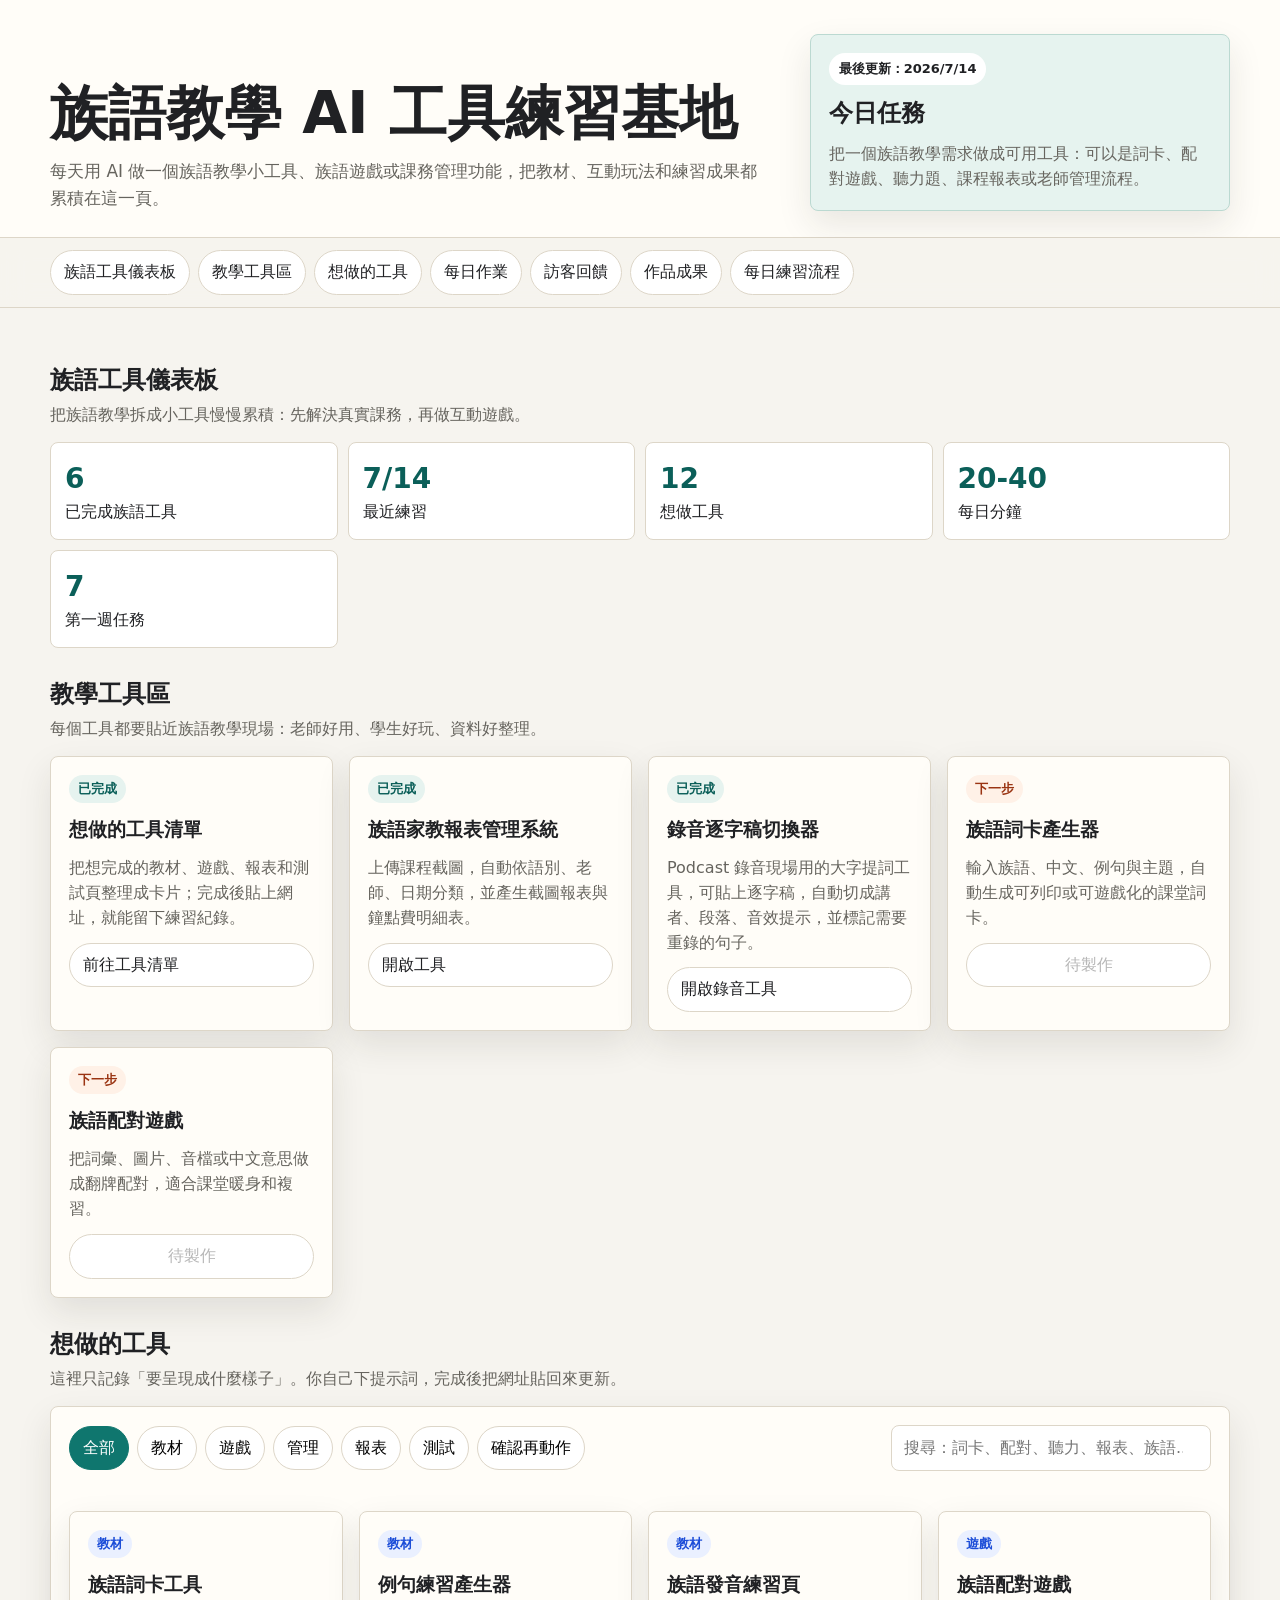
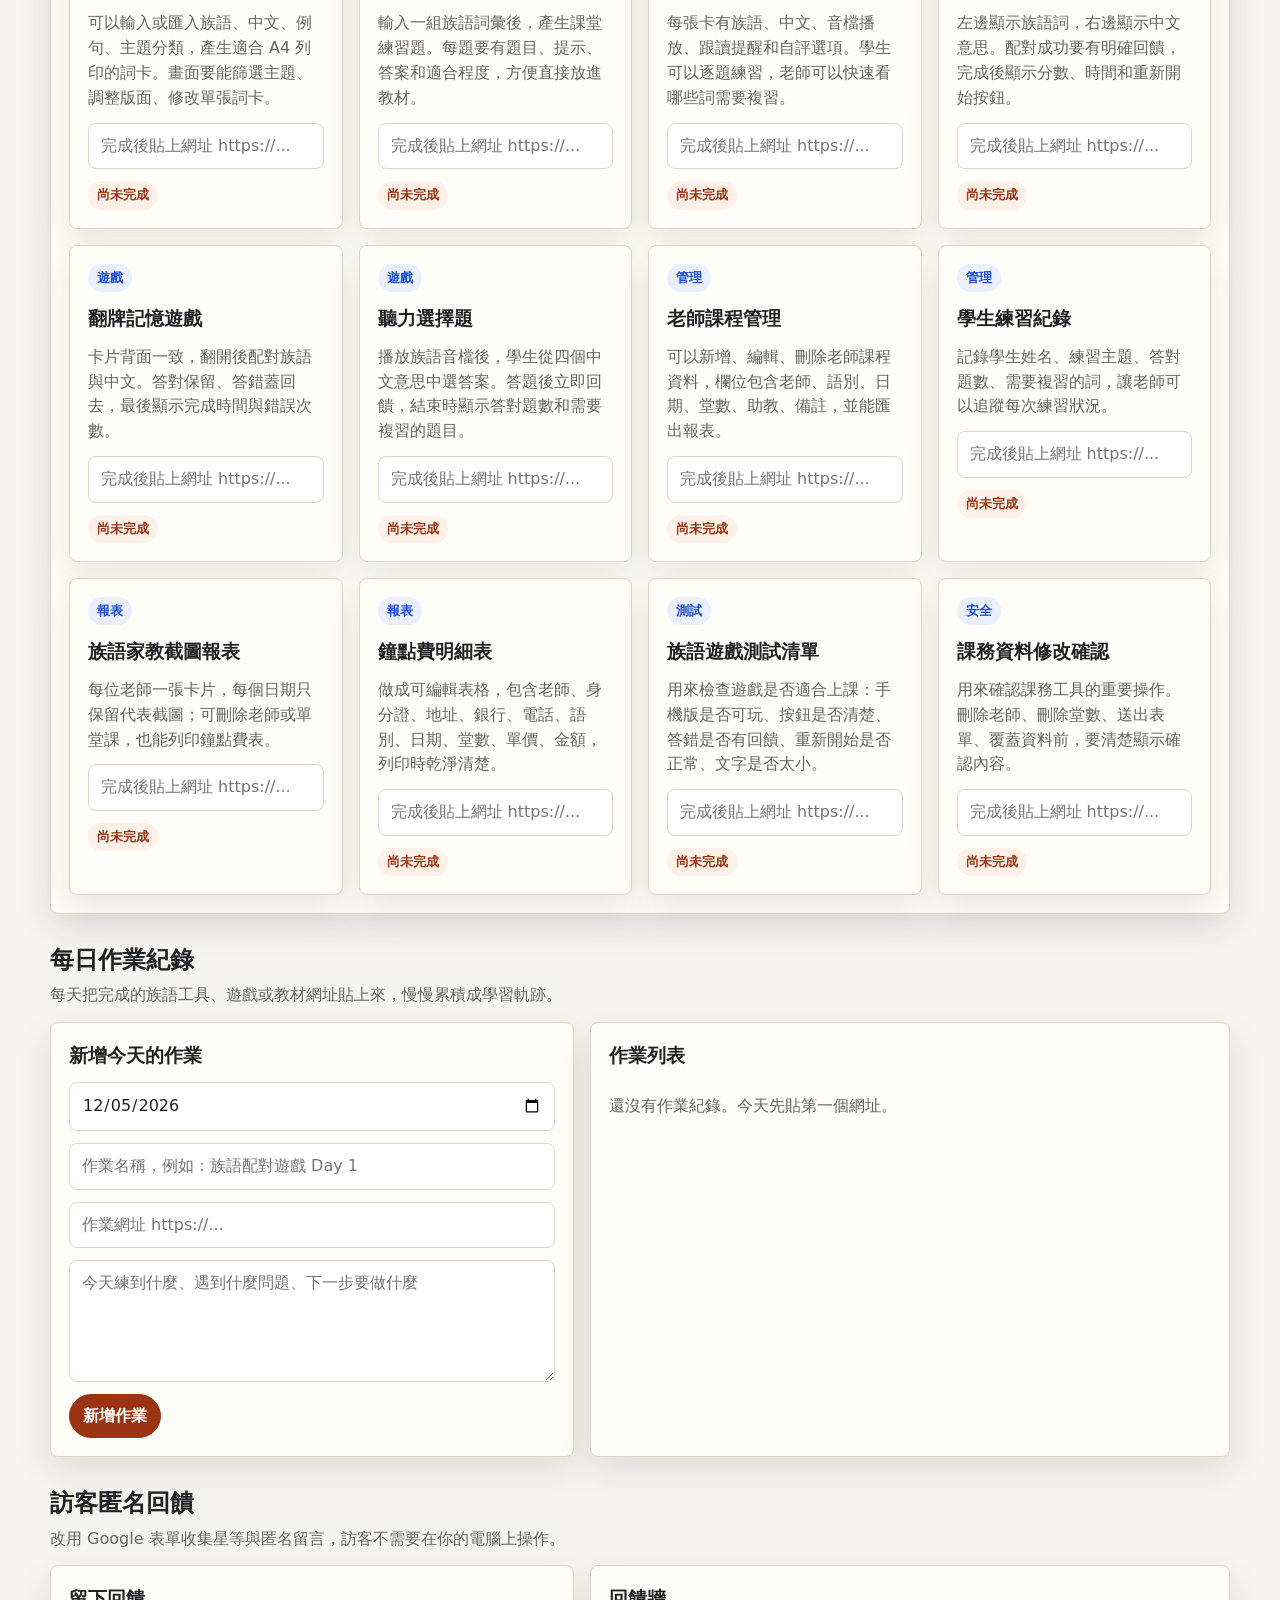
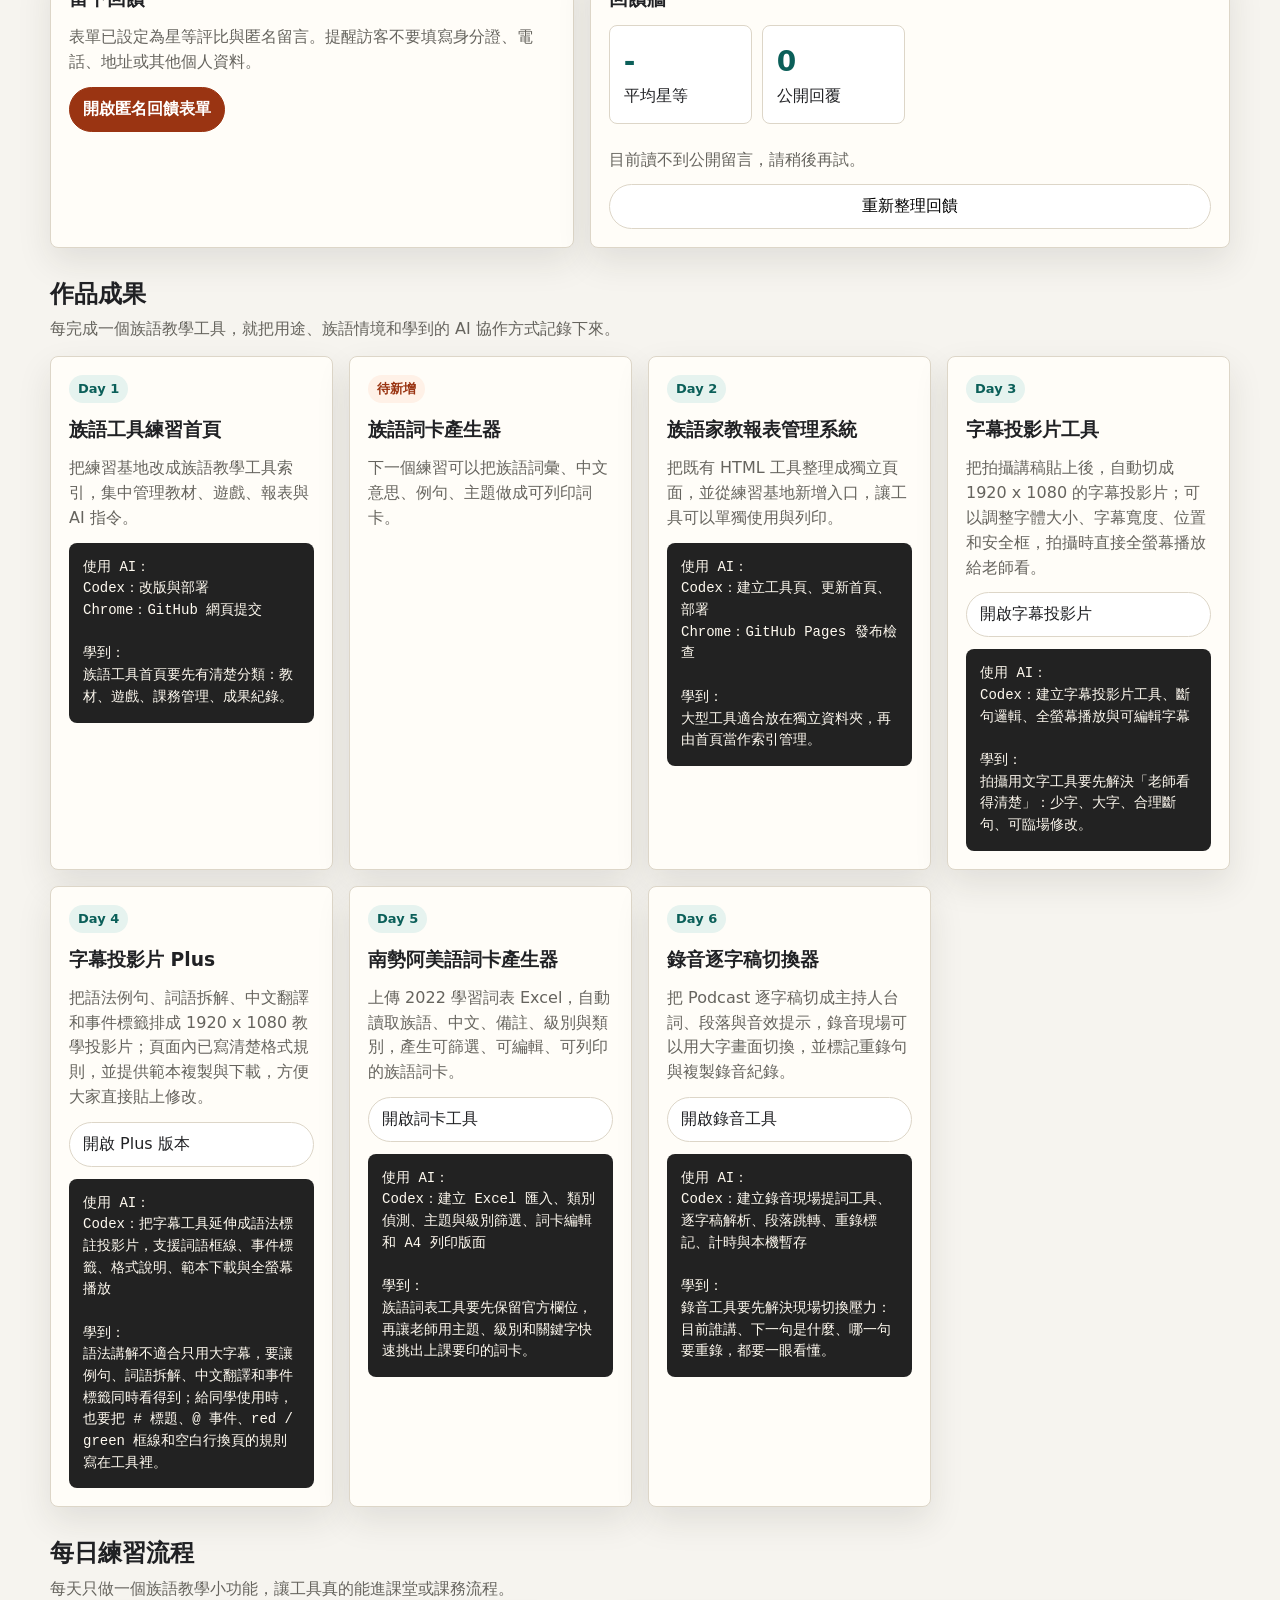
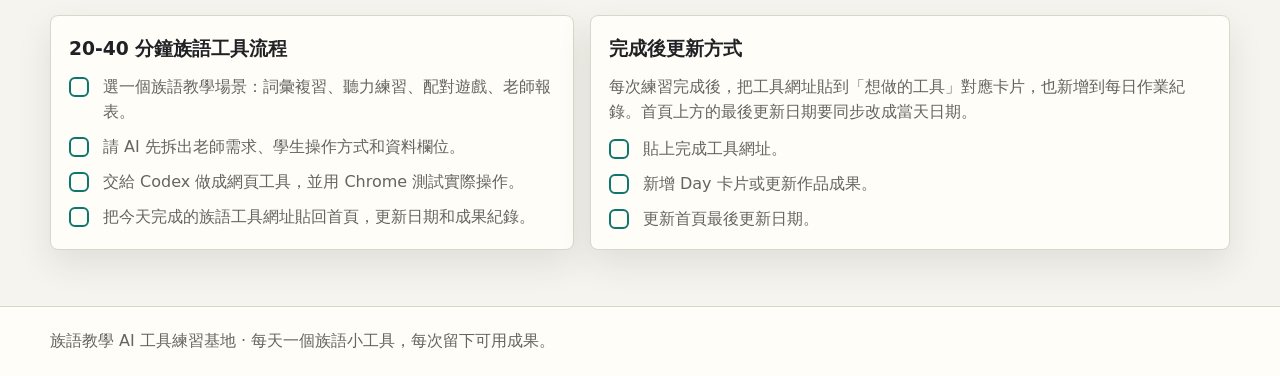
<file: codex-chrome-prompts/index.html>
<!doctype html>
<html lang="zh-Hant">
<head>
  <meta charset="utf-8">
  <meta name="viewport" content="width=device-width, initial-scale=1">
  <title>族語教學 AI 工具練習基地</title>
  <style>
    :root {
      color-scheme: light;
      --bg: #f6f4ef;
      --ink: #202124;
      --muted: #66645e;
      --line: #ddd6c8;
      --panel: #fffdf8;
      --accent: #0f766e;
      --accent-dark: #0b5f59;
      --warn: #9a3412;
      --blue: #1d4ed8;
      --green-soft: #e6f3ef;
      --orange-soft: #fff1e7;
      --blue-soft: #eaf0ff;
      --shadow: 0 14px 34px rgba(41, 37, 29, 0.10);
    }

    * {
      box-sizing: border-box;
    }

    html {
      scroll-behavior: smooth;
    }

    body {
      margin: 0;
      font-family: "Noto Sans TC", "Microsoft JhengHei", system-ui, sans-serif;
      background: var(--bg);
      color: var(--ink);
      line-height: 1.55;
    }

    a {
      color: inherit;
    }

    header {
      border-bottom: 1px solid var(--line);
      background: var(--panel);
    }

    .wrap {
      width: min(1180px, calc(100% - 32px));
      margin: 0 auto;
    }

    .hero {
      display: grid;
      grid-template-columns: minmax(0, 1.4fr) minmax(280px, 0.8fr);
      gap: 24px;
      align-items: end;
      padding: 34px 0 26px;
    }

    h1 {
      margin: 0;
      font-size: clamp(30px, 5vw, 58px);
      line-height: 1.05;
      letter-spacing: 0;
    }

    .lead {
      margin: 14px 0 0;
      color: var(--muted);
      font-size: 17px;
      max-width: 720px;
    }

    .today {
      background: var(--green-soft);
      border: 1px solid #bbd9d1;
      border-radius: 8px;
      padding: 18px;
      box-shadow: var(--shadow);
    }

    .today h2,
    .section-title h2,
    .card h3 {
      margin: 0;
      letter-spacing: 0;
    }

    .today p {
      margin: 10px 0 0;
      color: var(--muted);
    }

    .last-updated {
      display: inline-flex;
      margin-bottom: 10px;
      padding: 6px 10px;
      border-radius: 999px;
      background: #fff;
      color: var(--accent-strong);
      font-size: 13px;
      font-weight: 800;
    }

    .nav {
      position: sticky;
      top: 0;
      z-index: 20;
      background: rgba(246, 244, 239, 0.94);
      backdrop-filter: blur(14px);
      border-bottom: 1px solid var(--line);
    }

    .nav-inner {
      display: flex;
      flex-wrap: wrap;
      gap: 8px;
      padding: 12px 0;
    }

    .nav a,
    .pill,
    .tab,
    .copy {
      min-height: 40px;
      border-radius: 999px;
      border: 1px solid var(--line);
      background: #fff;
      padding: 9px 13px;
      text-decoration: none;
      font: inherit;
      cursor: pointer;
    }

    .nav a:hover,
    .tab[aria-pressed="true"] {
      background: var(--accent);
      border-color: var(--accent);
      color: white;
    }

    main {
      padding: 26px 0 56px;
    }

    section {
      scroll-margin-top: 78px;
      margin-top: 28px;
    }

    .section-title {
      display: flex;
      align-items: end;
      justify-content: space-between;
      gap: 16px;
      margin-bottom: 14px;
    }

    .section-title p {
      margin: 4px 0 0;
      color: var(--muted);
    }

    .grid {
      display: grid;
      grid-template-columns: repeat(auto-fit, minmax(260px, 1fr));
      gap: 16px;
    }

    .wide-grid {
      display: grid;
      grid-template-columns: minmax(0, 0.9fr) minmax(0, 1.1fr);
      gap: 16px;
    }

    .card,
    .prompt-panel {
      background: var(--panel);
      border: 1px solid var(--line);
      border-radius: 8px;
      box-shadow: var(--shadow);
      padding: 18px;
    }

    .card {
      display: flex;
      flex-direction: column;
      gap: 12px;
    }

    .card p {
      margin: 0;
      color: var(--muted);
    }

    .metric {
      display: grid;
      grid-template-columns: repeat(4, 1fr);
      gap: 10px;
    }

    .metric div {
      background: #fff;
      border: 1px solid var(--line);
      border-radius: 8px;
      padding: 14px;
    }

    .metric strong {
      display: block;
      font-size: 28px;
      color: var(--accent-dark);
    }

    .tool-card {
      min-height: 210px;
    }

    .status {
      width: fit-content;
      max-width: 100%;
      border-radius: 999px;
      padding: 4px 9px;
      font-size: 13px;
      font-weight: 700;
      background: var(--blue-soft);
      color: var(--blue);
    }

    .status.done {
      background: var(--green-soft);
      color: var(--accent-dark);
    }

    .status.next {
      background: var(--orange-soft);
      color: var(--warn);
    }

    pre {
      margin: 0;
      white-space: pre-wrap;
      word-break: break-word;
      background: #222;
      color: #fffaf0;
      border-radius: 8px;
      padding: 14px;
      font-size: 14px;
      overflow: auto;
    }

    .prompt-panel {
      display: grid;
      gap: 12px;
    }

    .prompt-top {
      display: grid;
      grid-template-columns: 1fr minmax(220px, 320px);
      gap: 12px;
      align-items: center;
    }

    .search {
      width: 100%;
      min-height: 44px;
      border: 1px solid var(--line);
      border-radius: 8px;
      padding: 10px 12px;
      font: inherit;
      background: #fff;
      color: var(--ink);
    }

    .tabs {
      display: flex;
      flex-wrap: wrap;
      gap: 8px;
    }

    .copy {
      width: fit-content;
      background: var(--warn);
      border-color: var(--warn);
      color: white;
      font-weight: 700;
    }

    .checklist {
      margin: 0;
      padding: 0;
      list-style: none;
      display: grid;
      gap: 10px;
    }

    .checklist li {
      display: grid;
      grid-template-columns: 26px 1fr;
      gap: 8px;
      align-items: start;
      color: var(--muted);
    }

    .box {
      width: 20px;
      height: 20px;
      border-radius: 6px;
      border: 2px solid var(--accent);
      margin-top: 2px;
    }

    .empty {
      display: none;
      padding: 26px;
      border: 1px dashed var(--line);
      border-radius: 8px;
      text-align: center;
      color: var(--muted);
      background: rgba(255, 255, 255, 0.5);
    }

    footer {
      border-top: 1px solid var(--line);
      color: var(--muted);
      padding: 22px 0;
      background: var(--panel);
    }

    @media (max-width: 820px) {
      .hero,
      .wide-grid,
      .prompt-top {
        grid-template-columns: 1fr;
      }

      .metric {
        grid-template-columns: repeat(2, 1fr);
      }

      .wrap {
        width: min(100% - 22px, 1180px);
      }
    }
  </style>
</head>
<body>
  <header>
    <div class="wrap hero">
      <div>
        <h1>族語教學 AI 工具練習基地</h1>
        <p class="lead">每天用 AI 做一個族語教學小工具、族語遊戲或課務管理功能，把教材、互動玩法和練習成果都累積在這一頁。</p>
      </div>
      <aside class="today">
        <span class="last-updated">最後更新：2026/7/14</span>
        <h2>今日任務</h2>
        <p>把一個族語教學需求做成可用工具：可以是詞卡、配對遊戲、聽力題、課程報表或老師管理流程。</p>
      </aside>
    </div>
  </header>

  <nav class="nav" aria-label="首頁導覽">
    <div class="wrap nav-inner">
      <a href="#dashboard">族語工具儀表板</a>
      <a href="#tools">教學工具區</a>
      <a href="#prompts">想做的工具</a>
      <a href="#homework">每日作業</a>
      <a href="#feedback">訪客回饋</a>
      <a href="#projects">作品成果</a>
      <a href="#routine">每日練習流程</a>
    </div>
  </nav>

  <main class="wrap">
    <section id="dashboard">
      <div class="section-title">
        <div>
          <h2>族語工具儀表板</h2>
          <p>把族語教學拆成小工具慢慢累積：先解決真實課務，再做互動遊戲。</p>
        </div>
      </div>
      <div class="metric" aria-label="練習統計">
        <div><strong>6</strong><span>已完成族語工具</span></div>
        <div><strong>7/14</strong><span>最近練習</span></div>
        <div><strong>12</strong><span>想做工具</span></div>
        <div><strong>20-40</strong><span>每日分鐘</span></div>
        <div><strong>7</strong><span>第一週任務</span></div>
      </div>
    </section>

    <section id="tools">
      <div class="section-title">
        <div>
          <h2>教學工具區</h2>
          <p>每個工具都要貼近族語教學現場：老師好用、學生好玩、資料好整理。</p>
        </div>
      </div>
      <div class="grid">
        <article class="card tool-card">
          <span class="status done">已完成</span>
          <h3>想做的工具清單</h3>
          <p>把想完成的教材、遊戲、報表和測試頁整理成卡片；完成後貼上網址，就能留下練習紀錄。</p>
          <a class="pill" href="#prompts">前往工具清單</a>
        </article>
        <article class="card tool-card">
          <span class="status done">已完成</span>
          <h3>族語家教報表管理系統</h3>
          <p>上傳課程截圖，自動依語別、老師、日期分類，並產生截圖報表與鐘點費明細表。</p>
          <a class="pill" href="tools/teacher-manager/">開啟工具</a>
        </article>
        <article class="card tool-card">
          <span class="status done">已完成</span>
          <h3>錄音逐字稿切換器</h3>
          <p>Podcast 錄音現場用的大字提詞工具，可貼上逐字稿，自動切成講者、段落、音效提示，並標記需要重錄的句子。</p>
          <a class="pill" href="tools/recording-script-switcher/">開啟錄音工具</a>
        </article>
        <article class="card tool-card">
          <span class="status next">下一步</span>
          <h3>族語詞卡產生器</h3>
          <p>輸入族語、中文、例句與主題，自動生成可列印或可遊戲化的課堂詞卡。</p>
          <button class="pill" type="button" disabled>待製作</button>
        </article>
        <article class="card tool-card">
          <span class="status next">下一步</span>
          <h3>族語配對遊戲</h3>
          <p>把詞彙、圖片、音檔或中文意思做成翻牌配對，適合課堂暖身和複習。</p>
          <button class="pill" type="button" disabled>待製作</button>
        </article>
      </div>
    </section>

    <section id="prompts">
      <div class="section-title">
        <div>
          <h2>想做的工具</h2>
          <p>這裡只記錄「要呈現成什麼樣子」。你自己下提示詞，完成後把網址貼回來更新。</p>
        </div>
      </div>
      <div class="prompt-panel">
        <div class="prompt-top">
          <div class="tabs" aria-label="工具分類">
            <button class="tab" type="button" data-filter="all" aria-pressed="true">全部</button>
            <button class="tab" type="button" data-filter="教材">教材</button>
            <button class="tab" type="button" data-filter="遊戲">遊戲</button>
            <button class="tab" type="button" data-filter="管理">管理</button>
            <button class="tab" type="button" data-filter="報表">報表</button>
            <button class="tab" type="button" data-filter="測試">測試</button>
            <button class="tab" type="button" data-filter="安全">確認再動作</button>
          </div>
          <input id="search" class="search" type="search" placeholder="搜尋：詞卡、配對、聽力、報表、族語..." aria-label="搜尋想做的工具">
        </div>
        <section id="cards" class="grid" aria-live="polite"></section>
        <div id="empty" class="empty">找不到符合的工具構想，換個關鍵字試試。</div>
      </div>
    </section>

    <section id="homework">
      <div class="section-title">
        <div>
          <h2>每日作業紀錄</h2>
          <p>每天把完成的族語工具、遊戲或教材網址貼上來，慢慢累積成學習軌跡。</p>
        </div>
      </div>
      <div class="wide-grid">
        <form id="homeworkForm" class="card">
          <h3>新增今天的作業</h3>
          <input class="search" id="homeworkDate" type="date" aria-label="作業日期">
          <input class="search" id="homeworkTitle" type="text" placeholder="作業名稱，例如：族語配對遊戲 Day 1" aria-label="作業名稱">
          <input class="search" id="homeworkUrl" type="url" placeholder="作業網址 https://..." aria-label="作業網址">
          <textarea class="search" id="homeworkNote" rows="4" placeholder="今天練到什麼、遇到什麼問題、下一步要做什麼" aria-label="作業備註"></textarea>
          <button class="copy" type="submit">新增作業</button>
        </form>
        <div class="card">
          <h3>作業列表</h3>
          <div id="homeworkList" class="grid"></div>
          <p id="homeworkEmpty">還沒有作業紀錄。今天先貼第一個網址。</p>
        </div>
      </div>
    </section>

    <section id="feedback">
      <div class="section-title">
        <div>
          <h2>訪客匿名回饋</h2>
          <p>改用 Google 表單收集星等與匿名留言，訪客不需要在你的電腦上操作。</p>
        </div>
      </div>
      <div class="wide-grid">
        <article class="card">
          <h3>留下回饋</h3>
          <p>表單已設定為星等評比與匿名留言。提醒訪客不要填寫身分證、電話、地址或其他個人資料。</p>
          <a class="copy" href="https://docs.google.com/forms/d/e/1FAIpQLSfCCfNh2NiaA90aneGBDRAvDS9iLrPVY4D7FcaS10kZb9ofvw/viewform?usp=sf_link" target="_blank" rel="noopener">開啟匿名回饋表單</a>
        </article>
        <div class="card">
          <h3>回饋牆</h3>
          <div class="metric">
            <div>
              <strong id="feedbackAverage">-</strong>
              <span>平均星等</span>
            </div>
            <div>
              <strong id="feedbackCount">0</strong>
              <span>公開回覆</span>
            </div>
          </div>
          <div id="feedbackList" class="grid"></div>
          <p id="feedbackEmpty">尚無公開留言。送出第一則回饋後，稍等一下就會出現在這裡。</p>
          <button class="pill" type="button" id="refreshFeedback">重新整理回饋</button>
        </div>
      </div>
    </section>

    <section id="projects">
      <div class="section-title">
        <div>
          <h2>作品成果</h2>
          <p>每完成一個族語教學工具，就把用途、族語情境和學到的 AI 協作方式記錄下來。</p>
        </div>
      </div>
      <div class="grid">
        <article class="card">
          <span class="status done">Day 1</span>
          <h3>族語工具練習首頁</h3>
          <p>把練習基地改成族語教學工具索引，集中管理教材、遊戲、報表與 AI 指令。</p>
          <pre>使用 AI：
Codex：改版與部署
Chrome：GitHub 網頁提交

學到：
族語工具首頁要先有清楚分類：教材、遊戲、課務管理、成果紀錄。</pre>
        </article>
        <article class="card">
          <span class="status next">待新增</span>
          <h3>族語詞卡產生器</h3>
          <p>下一個練習可以把族語詞彙、中文意思、例句、主題做成可列印詞卡。</p>
        </article>
        <article class="card">
          <span class="status done">Day 2</span>
          <h3>族語家教報表管理系統</h3>
          <p>把既有 HTML 工具整理成獨立頁面，並從練習基地新增入口，讓工具可以單獨使用與列印。</p>
          <pre>使用 AI：
Codex：建立工具頁、更新首頁、部署
Chrome：GitHub Pages 發布檢查

學到：
大型工具適合放在獨立資料夾，再由首頁當作索引管理。</pre>
        </article>
        <article class="card">
          <span class="status done">Day 3</span>
          <h3>字幕投影片工具</h3>
          <p>把拍攝講稿貼上後，自動切成 1920 x 1080 的字幕投影片；可以調整字體大小、字幕寬度、位置和安全框，拍攝時直接全螢幕播放給老師看。</p>
          <a class="pill" href="tools/subtitle-slides/">開啟字幕投影片</a>
          <pre>使用 AI：
Codex：建立字幕投影片工具、斷句邏輯、全螢幕播放與可編輯字幕

學到：
拍攝用文字工具要先解決「老師看得清楚」：少字、大字、合理斷句、可臨場修改。</pre>
        </article>
        <article class="card">
          <span class="status done">Day 4</span>
          <h3>字幕投影片 Plus</h3>
          <p>把語法例句、詞語拆解、中文翻譯和事件標籤排成 1920 x 1080 教學投影片；頁面內已寫清楚格式規則，並提供範本複製與下載，方便大家直接貼上修改。</p>
          <a class="pill" href="tools/subtitle-slides-plus/">開啟 Plus 版本</a>
          <pre>使用 AI：
Codex：把字幕工具延伸成語法標註投影片，支援詞語框線、事件標籤、格式說明、範本下載與全螢幕播放

學到：
語法講解不適合只用大字幕，要讓例句、詞語拆解、中文翻譯和事件標籤同時看得到；給同學使用時，也要把 # 標題、@ 事件、red / green 框線和空白行換頁的規則寫在工具裡。</pre>
        </article>
        <article class="card">
          <span class="status done">Day 5</span>
          <h3>南勢阿美語詞卡產生器</h3>
          <p>上傳 2022 學習詞表 Excel，自動讀取族語、中文、備註、級別與類別，產生可篩選、可編輯、可列印的族語詞卡。</p>
          <a class="pill" href="tools/amis-word-cards/">開啟詞卡工具</a>
          <pre>使用 AI：
Codex：建立 Excel 匯入、類別偵測、主題與級別篩選、詞卡編輯和 A4 列印版面

學到：
族語詞表工具要先保留官方欄位，再讓老師用主題、級別和關鍵字快速挑出上課要印的詞卡。</pre>
        </article>
        <article class="card">
          <span class="status done">Day 6</span>
          <h3>錄音逐字稿切換器</h3>
          <p>把 Podcast 逐字稿切成主持人台詞、段落與音效提示，錄音現場可以用大字畫面切換，並標記重錄句與複製錄音紀錄。</p>
          <a class="pill" href="tools/recording-script-switcher/">開啟錄音工具</a>
          <pre>使用 AI：
Codex：建立錄音現場提詞工具、逐字稿解析、段落跳轉、重錄標記、計時與本機暫存

學到：
錄音工具要先解決現場切換壓力：目前誰講、下一句是什麼、哪一句要重錄，都要一眼看懂。</pre>
        </article>
      </div>
    </section>

    <section id="routine">
      <div class="section-title">
        <div>
          <h2>每日練習流程</h2>
          <p>每天只做一個族語教學小功能，讓工具真的能進課堂或課務流程。</p>
        </div>
      </div>
      <div class="wide-grid">
        <article class="card">
          <h3>20-40 分鐘族語工具流程</h3>
          <ul class="checklist">
            <li><span class="box"></span><span>選一個族語教學場景：詞彙複習、聽力練習、配對遊戲、老師報表。</span></li>
            <li><span class="box"></span><span>請 AI 先拆出老師需求、學生操作方式和資料欄位。</span></li>
            <li><span class="box"></span><span>交給 Codex 做成網頁工具，並用 Chrome 測試實際操作。</span></li>
            <li><span class="box"></span><span>把今天完成的族語工具網址貼回首頁，更新日期和成果紀錄。</span></li>
          </ul>
        </article>
        <article class="card">
          <h3>完成後更新方式</h3>
          <p>每次練習完成後，把工具網址貼到「想做的工具」對應卡片，也新增到每日作業紀錄。首頁上方的最後更新日期要同步改成當天日期。</p>
          <ul class="checklist">
            <li><span class="box"></span><span>貼上完成工具網址。</span></li>
            <li><span class="box"></span><span>新增 Day 卡片或更新作品成果。</span></li>
            <li><span class="box"></span><span>更新首頁最後更新日期。</span></li>
          </ul>
        </article>
      </div>
    </section>
  </main>

  <footer>
    <div class="wrap">族語教學 AI 工具練習基地 · 每天一個族語小工具，每次留下可用成果。</div>
  </footer>

  <script>
    const ideas = [
      ["教材", "族語詞卡工具", "可以輸入或匯入族語、中文、例句、主題分類，產生適合 A4 列印的詞卡。畫面要能篩選主題、調整版面、修改單張詞卡。"],
      ["教材", "例句練習產生器", "輸入一組族語詞彙後，產生課堂練習題。每題要有題目、提示、答案和適合程度，方便直接放進教材。"],
      ["教材", "族語發音練習頁", "每張卡有族語、中文、音檔播放、跟讀提醒和自評選項。學生可以逐題練習，老師可以快速看哪些詞需要複習。"],
      ["遊戲", "族語配對遊戲", "左邊顯示族語詞，右邊顯示中文意思。配對成功要有明確回饋，完成後顯示分數、時間和重新開始按鈕。"],
      ["遊戲", "翻牌記憶遊戲", "卡片背面一致，翻開後配對族語與中文。答對保留、答錯蓋回去，最後顯示完成時間與錯誤次數。"],
      ["遊戲", "聽力選擇題", "播放族語音檔後，學生從四個中文意思中選答案。答題後立即回饋，結束時顯示答對題數和需要複習的題目。"],
      ["管理", "老師課程管理", "可以新增、編輯、刪除老師課程資料，欄位包含老師、語別、日期、堂數、助教、備註，並能匯出報表。"],
      ["管理", "學生練習紀錄", "記錄學生姓名、練習主題、答對題數、需要複習的詞，讓老師可以追蹤每次練習狀況。"],
      ["報表", "族語家教截圖報表", "每位老師一張卡片，每個日期只保留代表截圖；可刪除老師或單堂課，也能列印鐘點費表。"],
      ["報表", "鐘點費明細表", "做成可編輯表格，包含老師、身分證、地址、銀行、電話、語別、日期、堂數、單價、金額，列印時乾淨清楚。"],
      ["測試", "族語遊戲測試清單", "用來檢查遊戲是否適合上課：手機版是否可玩、按鈕是否清楚、答錯是否有回饋、重新開始是否正常、文字是否太小。"],
      ["安全", "課務資料修改確認", "用來確認課務工具的重要操作。刪除老師、刪除堂數、送出表單、覆蓋資料前，要清楚顯示確認內容。"]
    ];

    const ideaUrlKey = "indigenousToolIdeaUrls";
    const ideaUrls = JSON.parse(localStorage.getItem(ideaUrlKey) || "{}");

    const cards = document.querySelector("#cards");
    const empty = document.querySelector("#empty");
    const search = document.querySelector("#search");
    const tabs = [...document.querySelectorAll(".tab")];
    let active = "all";

    function render() {
      const q = search.value.trim().toLowerCase();
      const filtered = ideas.filter(([category, title, description]) => {
        const inCategory = active === "all" || category === active;
        const haystack = `${category} ${title} ${description}`.toLowerCase();
        return inCategory && (!q || haystack.includes(q));
      });

      cards.innerHTML = filtered.map(([category, title, description]) => {
        const savedUrl = ideaUrls[title] || "";
        return `
        <article class="card">
          <span class="status">${category}</span>
          <h3>${title}</h3>
          <p>${escapeHtml(description)}</p>
          <input class="search" type="url" value="${escapeHtml(savedUrl)}" placeholder="完成後貼上網址 https://..." data-idea-title="${escapeHtml(title)}" aria-label="${escapeHtml(title)}完成網址">
          ${savedUrl ? `<a class="pill" href="${escapeHtml(savedUrl)}" target="_blank" rel="noopener">開啟成果</a>` : `<span class="status next">尚未完成</span>`}
        </article>`;
      }).join("");

      cards.querySelectorAll("[data-idea-title]").forEach(input => {
        input.addEventListener("change", () => saveIdeaUrl(input.dataset.ideaTitle, input.value.trim()));
      });

      empty.style.display = filtered.length ? "none" : "block";
    }

    function saveIdeaUrl(title, url) {
      if (url) {
        ideaUrls[title] = url;
      } else {
        delete ideaUrls[title];
      }
      localStorage.setItem(ideaUrlKey, JSON.stringify(ideaUrls));
      render();
    }

    function escapeHtml(value) {
      return value.replace(/[&<>"']/g, char => ({
        "&": "&amp;",
        "<": "&lt;",
        ">": "&gt;",
        "\"": "&quot;",
        "'": "&#039;"
      }[char]));
    }

    async function copyText(text, button) {
      await navigator.clipboard.writeText(text);
      const old = button.textContent;
      button.textContent = "已複製";
      setTimeout(() => button.textContent = old, 1200);
    }

    tabs.forEach(tab => {
      tab.addEventListener("click", () => {
        active = tab.dataset.filter;
        tabs.forEach(item => item.setAttribute("aria-pressed", String(item === tab)));
        render();
      });
    });

    document.querySelectorAll("[data-copy-target]").forEach(button => {
      button.addEventListener("click", () => {
        const target = document.getElementById(button.dataset.copyTarget);
        copyText(target.textContent, button);
      });
    });

    const homeworkKey = "indigenousToolHomework";
    const feedbackSheetUrl = "https://docs.google.com/spreadsheets/d/1dECVvGtsBp9obg8Ll8b_SrhZnwe7Gqadeoqj3X7pkZc/gviz/tq?tqx=out:json;responseHandler:renderPublicFeedback&gid=944769991";
    const homeworkForm = document.querySelector("#homeworkForm");
    const today = new Date();
    document.querySelector("#homeworkDate").value = today.toISOString().slice(0, 10);

    function readItems(key) {
      try {
        return JSON.parse(localStorage.getItem(key)) || [];
      } catch {
        return [];
      }
    }

    function saveItems(key, items) {
      localStorage.setItem(key, JSON.stringify(items));
    }

    function renderHomework() {
      const list = document.querySelector("#homeworkList");
      const empty = document.querySelector("#homeworkEmpty");
      const items = readItems(homeworkKey).sort((a, b) => b.date.localeCompare(a.date));
      empty.style.display = items.length ? "none" : "block";
      list.innerHTML = items.map(item => `
        <article class="card">
          <span class="status done">${escapeHtml(item.date)}</span>
          <h3>${escapeHtml(item.title)}</h3>
          <p>${escapeHtml(item.note || "未填備註")}</p>
          <a class="pill" href="${escapeHtml(item.url)}" target="_blank" rel="noopener">開啟作業</a>
          <button class="pill" type="button" data-delete-homework="${item.id}">刪除</button>
        </article>
      `).join("");
      list.querySelectorAll("[data-delete-homework]").forEach(button => {
        button.addEventListener("click", () => {
          saveItems(homeworkKey, readItems(homeworkKey).filter(item => item.id !== button.dataset.deleteHomework));
          renderHomework();
        });
      });
    }

    window.renderPublicFeedback = response => {
      const rows = response?.table?.rows || [];
      const items = rows.map(row => {
        const cells = row.c || [];
        return {
          createdAt: cells[0]?.f || cells[0]?.v || "",
          rating: Number(cells[1]?.v || 0),
          message: String(cells[2]?.v || "").trim()
        };
      }).filter(item => item.rating && item.message);

      const list = document.querySelector("#feedbackList");
      const empty = document.querySelector("#feedbackEmpty");
      const count = document.querySelector("#feedbackCount");
      const average = document.querySelector("#feedbackAverage");
      const total = items.reduce((sum, item) => sum + item.rating, 0);

      count.textContent = items.length;
      average.textContent = items.length ? (total / items.length).toFixed(1) : "-";
      empty.style.display = items.length ? "none" : "block";
      list.innerHTML = items.reverse().slice(0, 12).map(item => `
        <article class="card">
          <span class="status">${"★".repeat(item.rating)}${"☆".repeat(5 - item.rating)}</span>
          <p>${escapeHtml(item.message)}</p>
          <span class="hint">${escapeHtml(item.createdAt || "匿名訪客")}</span>
        </article>
      `).join("");
    };

    function loadPublicFeedback() {
      document.querySelector("#feedbackEmpty").textContent = "正在讀取公開留言...";
      const oldScript = document.querySelector("#feedbackSheetScript");
      oldScript?.remove();
      const script = document.createElement("script");
      script.id = "feedbackSheetScript";
      script.src = `${feedbackSheetUrl}&cache=${Date.now()}`;
      script.onerror = () => {
        document.querySelector("#feedbackEmpty").textContent = "目前讀不到公開留言，請稍後再試。";
      };
      document.body.appendChild(script);
    }

    homeworkForm.addEventListener("submit", event => {
      event.preventDefault();
      const item = {
        id: crypto.randomUUID(),
        date: document.querySelector("#homeworkDate").value,
        title: document.querySelector("#homeworkTitle").value.trim() || "未命名族語作業",
        url: document.querySelector("#homeworkUrl").value.trim(),
        note: document.querySelector("#homeworkNote").value.trim()
      };
      if (!item.url) return;
      saveItems(homeworkKey, [item, ...readItems(homeworkKey)]);
      homeworkForm.reset();
      document.querySelector("#homeworkDate").value = today.toISOString().slice(0, 10);
      renderHomework();
    });

    search.addEventListener("input", render);
    document.querySelector("#refreshFeedback").addEventListener("click", loadPublicFeedback);
    render();
    renderHomework();
    loadPublicFeedback();
  </script>
</body>
</html>
</file>
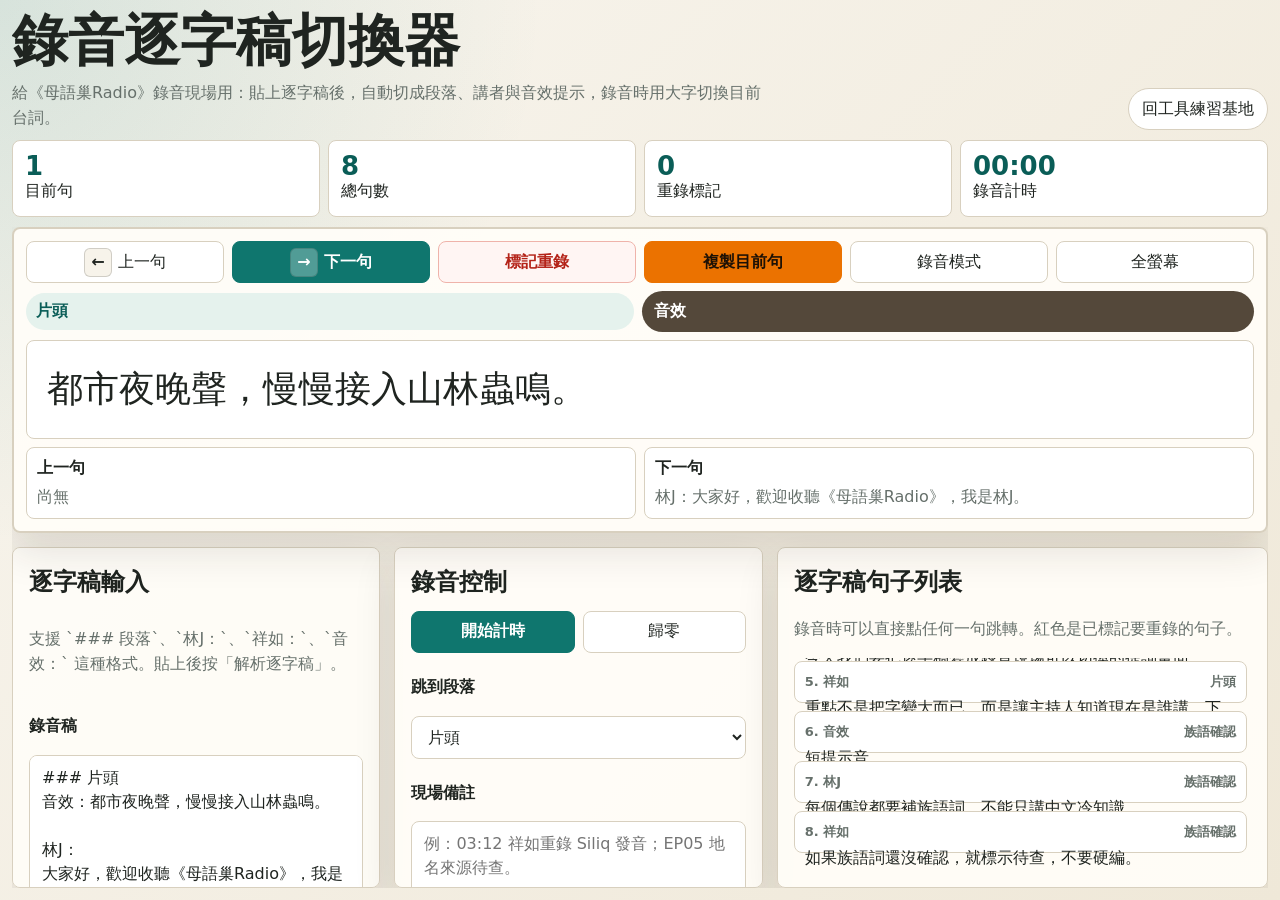
<file: codex-chrome-prompts/tools/recording-script-switcher/index.html>
<!doctype html>
<html lang="zh-Hant">
<head>
  <meta charset="utf-8">
  <meta name="viewport" content="width=device-width, initial-scale=1">
  <title>錄音逐字稿切換器｜母語巢Radio</title>
  <style>
    :root {
      color-scheme: light;
      --bg: #f5f1e8;
      --ink: #1f2420;
      --muted: #66706b;
      --panel: #fffdf8;
      --line: #d8d0bf;
      --accent: #0f766e;
      --accent-dark: #0a5d57;
      --orange: #eb7200;
      --red: #b42318;
      --green-soft: #e5f2ed;
      --orange-soft: #fff1e4;
      --shadow: 0 18px 42px rgba(42, 35, 24, 0.12);
    }

    * { box-sizing: border-box; }

    body {
      margin: 0;
      min-height: 100vh;
      background:
        radial-gradient(circle at top left, rgba(15, 118, 110, 0.14), transparent 34rem),
        linear-gradient(135deg, #f8f5ee 0%, #efe8d8 100%);
      color: var(--ink);
      font-family: "Noto Sans TC", "Microsoft JhengHei", system-ui, sans-serif;
      line-height: 1.55;
    }

    button, textarea, input, select {
      font: inherit;
    }

    button {
      min-height: 42px;
      border: 1px solid var(--line);
      border-radius: 8px;
      background: #fff;
      color: var(--ink);
      cursor: pointer;
    }

    button:hover { border-color: var(--accent); }

    button.key-flash {
      transform: translateY(1px);
      box-shadow: inset 0 0 0 2px rgba(15, 118, 110, 0.22);
    }

    button.primary {
      background: var(--accent);
      border-color: var(--accent);
      color: #fff;
      font-weight: 800;
    }

    button.warn {
      background: var(--orange);
      border-color: var(--orange);
      color: #1d1105;
      font-weight: 800;
    }

    button.danger {
      background: #fff5f3;
      border-color: #efb3aa;
      color: var(--red);
      font-weight: 800;
    }

    .shell {
      width: min(1440px, calc(100% - 24px));
      margin: 0 auto;
      height: 100vh;
      padding: 12px 0;
      display: flex;
      flex-direction: column;
      overflow: hidden;
    }

    header {
      display: grid;
      grid-template-columns: minmax(0, 1fr) auto;
      gap: 16px;
      align-items: end;
      margin-bottom: 10px;
      flex: 0 0 auto;
    }

    h1 {
      margin: 0;
      font-size: clamp(30px, 5vw, 56px);
      line-height: 1.05;
      letter-spacing: 0;
    }

    .lead {
      margin: 10px 0 0;
      color: var(--muted);
      max-width: 760px;
    }

    .back {
      text-decoration: none;
      display: inline-flex;
      align-items: center;
      min-height: 42px;
      padding: 8px 13px;
      border-radius: 999px;
      background: #fff;
      border: 1px solid var(--line);
      color: var(--ink);
      white-space: nowrap;
    }

    .app {
      flex: 1 1 auto;
      min-height: 0;
      display: grid;
      grid-template-columns: minmax(260px, 0.9fr) minmax(260px, 0.9fr) minmax(320px, 1.2fr);
      grid-template-rows: auto minmax(0, 1fr);
      gap: 14px;
      align-items: start;
      overflow: hidden;
    }

    .panel {
      background: rgba(255, 253, 248, 0.94);
      border: 1px solid var(--line);
      border-radius: 8px;
      box-shadow: var(--shadow);
      padding: 16px;
    }

    .panel h2,
    .panel h3 {
      margin: 0;
      letter-spacing: 0;
    }

    .muted {
      color: var(--muted);
    }

    textarea,
    input,
    select {
      width: 100%;
      border: 1px solid var(--line);
      border-radius: 8px;
      background: #fff;
      color: var(--ink);
      padding: 10px 12px;
    }

    textarea {
      min-height: 300px;
      resize: vertical;
      line-height: 1.5;
    }

    label {
      display: block;
      margin: 12px 0 6px;
      font-weight: 800;
    }

    .stack {
      display: grid;
      gap: 10px;
    }

    .row {
      display: flex;
      flex-wrap: wrap;
      gap: 8px;
      align-items: center;
    }

    .row > * { flex: 1; }

    .statusbar {
      display: grid;
      grid-template-columns: repeat(4, 1fr);
      gap: 8px;
      margin-bottom: 10px;
      flex: 0 0 auto;
    }

    .stat {
      background: #fff;
      border: 1px solid var(--line);
      border-radius: 8px;
      padding: 12px;
    }

    .stat strong {
      display: block;
      font-size: 26px;
      color: var(--accent-dark);
      line-height: 1;
    }

    .stage {
      grid-column: 1 / -1;
      grid-row: 1;
      min-height: 0;
      display: grid;
      gap: 8px;
      padding: 12px;
      position: relative;
      z-index: 50;
      border-width: 2px;
    }

    .segment {
      width: fit-content;
      max-width: 100%;
      padding: 6px 10px;
      border-radius: 999px;
      background: var(--green-soft);
      color: var(--accent-dark);
      font-weight: 800;
      overflow-wrap: anywhere;
    }

    .speaker {
      display: inline-flex;
      align-items: center;
      gap: 8px;
      width: fit-content;
      padding: 8px 12px;
      border-radius: 999px;
      font-weight: 900;
      background: #1f2420;
      color: #fff;
    }

    .speaker.sfx {
      background: #54483a;
    }

    .speaker.note {
      background: #34554d;
    }

    .line-box {
      order: 2;
      border: 1px solid var(--line);
      border-radius: 8px;
      background: #fff;
      padding: clamp(12px, 2vw, 20px);
      display: grid;
      align-content: center;
      min-height: clamp(64px, 11vh, 120px);
    }

    .line-text {
      margin: 0;
      font-size: clamp(22px, 2.9vw, 36px);
      line-height: 1.18;
      letter-spacing: 0;
      overflow-wrap: anywhere;
    }

    .next-box {
      order: 3;
      display: grid;
      gap: 8px;
      grid-template-columns: 1fr 1fr;
    }

    .preview {
      background: #fff;
      border: 1px solid var(--line);
      border-radius: 8px;
      padding: 8px 10px;
      color: var(--muted);
      min-height: 52px;
    }

    body.recording-mode .stage {
      gap: 12px;
      padding: 16px;
    }

    body.recording-mode .line-box {
      padding: clamp(18px, 3vw, 34px);
      min-height: clamp(230px, 36vh, 460px);
    }

    body.recording-mode .line-text {
      font-size: clamp(42px, 6vw, 84px);
    }

    body.recording-mode .app {
      grid-template-rows: auto minmax(0, 1fr);
    }

    body.recording-mode .preview {
      min-height: 92px;
    }

    .preview strong {
      display: block;
      color: var(--ink);
      margin-bottom: 4px;
    }

    .controls {
      order: 0;
      display: grid;
      grid-template-columns: repeat(6, 1fr);
      gap: 8px;
    }

    .stage > .row {
      order: 1;
    }

    .recorder-panel {
      grid-column: 3;
      grid-row: 2;
      min-height: 0;
      height: 100%;
      overflow: hidden;
      display: grid;
      grid-template-rows: auto auto minmax(0, 1fr);
    }

    .script-input textarea {
      min-height: 180px;
    }

    .script-input {
      grid-column: 1;
      grid-row: 2;
      min-height: 0;
      height: 100%;
      overflow: auto;
    }

    .control-panel {
      grid-column: 2;
      grid-row: 2;
      min-height: 0;
      height: 100%;
      overflow: auto;
    }

    .stage:fullscreen {
      background: #f5f1e8;
      padding: 22px;
      display: grid;
      align-content: stretch;
    }

    .stage:fullscreen .line-box {
      min-height: 68vh;
    }

    .stage:fullscreen .line-text {
      font-size: clamp(54px, 8vw, 118px);
    }

    .list {
      display: grid;
      gap: 8px;
      max-height: 520px;
      overflow: auto;
      padding-right: 4px;
    }

    .recorder-panel .list {
      max-height: none;
      min-height: 0;
    }

    .cue {
      text-align: left;
      border: 1px solid var(--line);
      background: #fff;
      padding: 10px;
      border-radius: 8px;
      display: grid;
      gap: 4px;
    }

    .cue.active {
      border-color: var(--accent);
      box-shadow: 0 0 0 3px rgba(15, 118, 110, 0.14);
    }

    .cue.marked {
      border-color: #efb3aa;
      background: #fff8f6;
    }

    .cue-meta {
      display: flex;
      justify-content: space-between;
      gap: 8px;
      color: var(--muted);
      font-size: 13px;
      font-weight: 800;
    }

    .cue-text {
      color: var(--ink);
      overflow: hidden;
      display: -webkit-box;
      -webkit-line-clamp: 2;
      -webkit-box-orient: vertical;
    }

    .hint {
      padding: 10px;
      border: 1px dashed #cbbfa9;
      border-radius: 8px;
      background: #fffaf0;
      color: #5e5549;
      font-size: 14px;
    }

    .timer {
      font-variant-numeric: tabular-nums;
      font-size: 24px;
      font-weight: 900;
    }

    .checklist {
      margin: 0;
      padding-left: 20px;
      color: var(--muted);
    }

    .checklist li { margin: 6px 0; }

    .marked-list {
      min-height: 80px;
      color: var(--muted);
      font-size: 14px;
    }

    .kbd {
      display: inline-flex;
      min-width: 28px;
      justify-content: center;
      padding: 2px 7px;
      border-radius: 6px;
      border: 1px solid var(--line);
      background: #fff;
      font-weight: 800;
      color: var(--ink);
    }

    .btn-kbd {
      display: inline-flex;
      align-items: center;
      justify-content: center;
      min-width: 26px;
      margin-right: 6px;
      padding: 1px 6px;
      border-radius: 6px;
      background: rgba(255, 255, 255, 0.28);
      border: 1px solid rgba(31, 36, 32, 0.18);
      font-weight: 900;
    }

    button:not(.primary) .btn-kbd {
      background: #f7f3ea;
    }

    @media (max-width: 1120px) {
      .app {
        grid-template-columns: 1fr;
        grid-template-rows: auto minmax(260px, 1fr) minmax(220px, 0.8fr) minmax(180px, 0.8fr);
        overflow: auto;
      }

      .stage {
        min-height: auto;
      }

      .script-input,
      .control-panel,
      .recorder-panel {
        grid-column: 1;
      }

      .script-input {
        grid-row: 2;
      }

      .control-panel {
        grid-row: 3;
      }

      .recorder-panel {
        grid-row: 4;
      }
    }

    @media (max-width: 720px) {
      header {
        grid-template-columns: 1fr;
      }

      .statusbar,
      .next-box,
      .controls {
        grid-template-columns: 1fr 1fr;
      }

      .line-box {
        min-height: 120px;
      }

      body.recording-mode .line-box {
        min-height: 240px;
      }

      .stage {
        position: relative;
      }

      .line-text {
        font-size: clamp(32px, 10vw, 54px);
      }
    }

    @media (max-height: 820px) {
      header {
        align-items: center;
      }

      h1 {
        font-size: 30px;
      }

      .lead {
        display: none;
      }

      .stat {
        padding: 8px 10px;
      }

      .stat strong,
      .timer {
        font-size: 22px;
      }

      .line-box {
        min-height: clamp(60px, 10vh, 112px);
        padding: 12px 16px;
      }

      .line-text {
        font-size: clamp(22px, 2.8vw, 34px);
      }

      .preview {
        min-height: 50px;
        padding: 8px 10px;
      }

      body.recording-mode .line-box {
        min-height: clamp(210px, 34vh, 360px);
        padding: 20px;
      }

      body.recording-mode .line-text {
        font-size: clamp(40px, 5.6vw, 72px);
      }
    }
  </style>
</head>
<body>
  <div class="shell">
    <header>
      <div>
        <h1>錄音逐字稿切換器</h1>
        <p class="lead">給《母語巢Radio》錄音現場用：貼上逐字稿後，自動切成段落、講者與音效提示，錄音時用大字切換目前台詞。</p>
      </div>
      <a class="back" href="../../">回工具練習基地</a>
    </header>

    <div class="statusbar" aria-label="錄音狀態">
      <div class="stat"><strong id="currentNumber">0</strong><span>目前句</span></div>
      <div class="stat"><strong id="totalNumber">0</strong><span>總句數</span></div>
      <div class="stat"><strong id="markedNumber">0</strong><span>重錄標記</span></div>
      <div class="stat"><strong id="timer" class="timer">00:00</strong><span>錄音計時</span></div>
    </div>

    <main class="app">
      <aside class="panel stack script-input">
        <h2>逐字稿輸入</h2>
        <p class="muted">支援 `### 段落`、`林J：`、`祥如：`、`音效：` 這種格式。貼上後按「解析逐字稿」。</p>

        <label for="scriptInput">錄音稿</label>
        <textarea id="scriptInput" spellcheck="false"></textarea>

        <div class="row">
          <button class="primary" type="button" id="parseBtn">解析逐字稿</button>
          <button type="button" id="sampleBtn">載入範例</button>
        </div>

        <label for="episodeTitle">本集標題</label>
        <input id="episodeTitle" type="text" value="母語巢Radio 錄音稿">

        <div class="hint">
          快捷鍵：<span class="kbd">→</span> 下一句、<span class="kbd">←</span> 上一句、<span class="kbd">M</span> 標記重錄、<span class="kbd">C</span> 複製目前句、<span class="kbd">Space</span> 開始/暫停計時。
        </div>
      </aside>

      <section class="panel stage" aria-live="polite">
        <div class="row">
          <span id="segmentLabel" class="segment">尚未解析</span>
          <span id="speakerLabel" class="speaker">待開始</span>
        </div>

        <div class="line-box">
          <p id="currentText" class="line-text">貼上逐字稿後，按「解析逐字稿」。</p>
        </div>

        <div class="next-box">
          <div class="preview">
            <strong>上一句</strong>
            <span id="prevText">尚無</span>
          </div>
          <div class="preview">
            <strong>下一句</strong>
            <span id="nextText">尚無</span>
          </div>
        </div>

        <div class="controls">
          <button type="button" id="prevBtn" aria-keyshortcuts="ArrowLeft" title="鍵盤 ←"><span class="btn-kbd">←</span>上一句</button>
          <button class="primary" type="button" id="nextBtn" aria-keyshortcuts="ArrowRight" title="鍵盤 →"><span class="btn-kbd">→</span>下一句</button>
          <button class="danger" type="button" id="markBtn">標記重錄</button>
          <button class="warn" type="button" id="copyBtn">複製目前句</button>
          <button type="button" id="modeBtn">錄音模式</button>
          <button type="button" id="fullscreenBtn">全螢幕</button>
        </div>
      </section>

      <aside class="panel stack control-panel">
        <h2>錄音控制</h2>
        <div class="row">
          <button class="primary" type="button" id="timerBtn">開始計時</button>
          <button type="button" id="resetTimerBtn">歸零</button>
        </div>

        <label for="segmentJump">跳到段落</label>
        <select id="segmentJump"></select>

        <label for="recordNote">現場備註</label>
        <textarea id="recordNote" rows="5" style="min-height: 120px;" placeholder="例：03:12 祥如重錄 Siliq 發音；EP05 地名來源待查。"></textarea>

        <div class="row">
          <button type="button" id="copyMarkedBtn">複製重錄清單</button>
          <button type="button" id="copyAllBtn">複製錄音紀錄</button>
        </div>

        <div>
          <h3>重錄標記</h3>
          <div id="markedList" class="marked-list">尚未標記。</div>
        </div>

        <div>
          <h3>錄音前檢查</h3>
          <ul class="checklist">
            <li>每段族語詞、族別、故事版本已確認。</li>
            <li>不確定來源的內容標示待查，不硬講。</li>
            <li>手機或電腦保持勿擾模式。</li>
            <li>先錄 20 秒測試檔，確認音量與環境音。</li>
          </ul>
        </div>
      </aside>

      <section class="panel recorder-panel">
        <h2>逐字稿句子列表</h2>
        <p class="muted">錄音時可以直接點任何一句跳轉。紅色是已標記要重錄的句子。</p>
        <div id="cueList" class="list"></div>
      </section>
    </main>
  </div>

  <script>
    const sampleScript = `### 片頭
音效：都市夜晚聲，慢慢接入山林蟲鳴。

林J：
大家好，歡迎收聽《母語巢Radio》，我是林J。

祥如：
大家好，我是祥如。

林J：
今天我們要把逐字稿變成錄音現場可以切換的提詞畫面。

祥如：
重點不是把字變大而已，而是讓主持人知道現在是誰講、下一句是什麼、哪一句需要重錄。

### 族語確認
音效：短提示音。

林J：
每個傳說都要補族語詞，不能只講中文冷知識。

祥如：
如果族語詞還沒確認，就標示待查，不要硬編。`;

    const scriptInput = document.querySelector("#scriptInput");
    const episodeTitle = document.querySelector("#episodeTitle");
    const cueList = document.querySelector("#cueList");
    const segmentJump = document.querySelector("#segmentJump");
    const recordNote = document.querySelector("#recordNote");
    const currentNumber = document.querySelector("#currentNumber");
    const totalNumber = document.querySelector("#totalNumber");
    const markedNumber = document.querySelector("#markedNumber");
    const segmentLabel = document.querySelector("#segmentLabel");
    const speakerLabel = document.querySelector("#speakerLabel");
    const currentText = document.querySelector("#currentText");
    const prevText = document.querySelector("#prevText");
    const nextText = document.querySelector("#nextText");
    const markedList = document.querySelector("#markedList");
    const timerDisplay = document.querySelector("#timer");
    const modeBtn = document.querySelector("#modeBtn");
    const prevBtn = document.querySelector("#prevBtn");
    const nextBtn = document.querySelector("#nextBtn");
    const storageKey = "recordingScriptSwitcherState";

    let cues = [];
    let activeIndex = 0;
    let marked = new Set();
    let timerSeconds = 0;
    let timerHandle = null;
    let recordingMode = false;

    function parseScript(text) {
      const lines = text.replace(/\r/g, "").split("\n");
      const parsed = [];
      let segment = "未分段";
      let speaker = "旁白";
      let pendingSpeaker = null;

      for (const raw of lines) {
        const line = raw.trim();
        if (!line) continue;

        if (/^#{1,4}\s+/.test(line)) {
          segment = line.replace(/^#{1,4}\s+/, "").trim();
          continue;
        }

        const speakerMatch = line.match(/^(.{1,16})[:：]$/);
        if (speakerMatch) {
          pendingSpeaker = speakerMatch[1].trim();
          speaker = pendingSpeaker;
          continue;
        }

        const inlineMatch = line.match(/^(.{1,16})[:：]\s*(.+)$/);
        let cueSpeaker = speaker;
        let textValue = line;

        if (inlineMatch) {
          cueSpeaker = inlineMatch[1].trim();
          textValue = inlineMatch[2].trim();
          speaker = cueSpeaker;
        } else if (pendingSpeaker) {
          cueSpeaker = pendingSpeaker;
          pendingSpeaker = null;
        }

        if (/^(音效|音樂|備註|提示)$/.test(cueSpeaker)) {
          cueSpeaker = cueSpeaker;
        }

        parsed.push({
          id: crypto.randomUUID(),
          segment,
          speaker: cueSpeaker,
          text: textValue
        });
      }

      return parsed;
    }

    function parseAndRender() {
      cues = parseScript(scriptInput.value);
      activeIndex = 0;
      marked = new Set();
      renderAll();
      saveState();
    }

    function renderAll() {
      renderStage();
      renderList();
      renderSegments();
      renderMarked();
    }

    function renderStage() {
      const cue = cues[activeIndex];
      currentNumber.textContent = cues.length ? activeIndex + 1 : 0;
      totalNumber.textContent = cues.length;
      markedNumber.textContent = marked.size;

      if (!cue) {
        segmentLabel.textContent = "尚未解析";
        speakerLabel.textContent = "待開始";
        speakerLabel.className = "speaker";
        currentText.textContent = "貼上逐字稿後，按「解析逐字稿」。";
        prevText.textContent = "尚無";
        nextText.textContent = "尚無";
        return;
      }

      segmentLabel.textContent = cue.segment;
      speakerLabel.textContent = cue.speaker;
      speakerLabel.className = `speaker ${speakerClass(cue.speaker)}`;
      currentText.textContent = cue.text;
      prevText.textContent = cues[activeIndex - 1] ? `${cues[activeIndex - 1].speaker}：${cues[activeIndex - 1].text}` : "尚無";
      nextText.textContent = cues[activeIndex + 1] ? `${cues[activeIndex + 1].speaker}：${cues[activeIndex + 1].text}` : "尚無";
    }

    function speakerClass(speaker) {
      if (speaker === "音效" || speaker === "音樂") return "sfx";
      if (speaker === "備註" || speaker === "提示") return "note";
      return "";
    }

    function renderList() {
      cueList.innerHTML = cues.map((cue, index) => `
        <button class="cue ${index === activeIndex ? "active" : ""} ${marked.has(cue.id) ? "marked" : ""}" type="button" data-index="${index}">
          <span class="cue-meta"><span>${index + 1}. ${escapeHtml(cue.speaker)}</span><span>${escapeHtml(cue.segment)}</span></span>
          <span class="cue-text">${escapeHtml(cue.text)}</span>
        </button>
      `).join("");

      cueList.querySelectorAll("[data-index]").forEach(button => {
        button.addEventListener("click", () => {
          activeIndex = Number(button.dataset.index);
          renderAll();
          saveState();
        });
      });

      keepActiveCueVisible();
    }

    function keepActiveCueVisible() {
      const activeCue = cueList.querySelector(".cue.active");
      if (!activeCue) return;
      const listTop = cueList.scrollTop;
      const listBottom = listTop + cueList.clientHeight;
      const cueTop = activeCue.offsetTop;
      const cueBottom = cueTop + activeCue.offsetHeight;

      if (cueTop < listTop) {
        cueList.scrollTop = Math.max(cueTop - 8, 0);
      } else if (cueBottom > listBottom) {
        cueList.scrollTop = cueBottom - cueList.clientHeight + 8;
      }
    }

    function renderSegments() {
      const currentValue = segmentJump.value;
      const segments = [...new Set(cues.map(cue => cue.segment))];
      segmentJump.innerHTML = segments.map(segment => `<option value="${escapeHtml(segment)}">${escapeHtml(segment)}</option>`).join("");
      if (segments.includes(currentValue)) segmentJump.value = currentValue;
    }

    function renderMarked() {
      const items = cues.filter(cue => marked.has(cue.id));
      markedList.innerHTML = items.length ? items.map(cue => `<div>${escapeHtml(cue.speaker)}｜${escapeHtml(cue.segment)}：${escapeHtml(cue.text)}</div>`).join("") : "尚未標記。";
      markedNumber.textContent = marked.size;
    }

    function go(delta) {
      if (!cues.length) return;
      activeIndex = Math.min(Math.max(activeIndex + delta, 0), cues.length - 1);
      renderAll();
      saveState();
    }

    function flashButton(button) {
      button.classList.add("key-flash");
      window.setTimeout(() => button.classList.remove("key-flash"), 120);
    }

    function navigateCue(delta, source = "button") {
      go(delta);
      if (source === "keyboard") {
        flashButton(delta > 0 ? nextBtn : prevBtn);
      }
    }

    function toggleMark() {
      const cue = cues[activeIndex];
      if (!cue) return;
      if (marked.has(cue.id)) {
        marked.delete(cue.id);
      } else {
        marked.add(cue.id);
      }
      renderAll();
      saveState();
    }

    async function copyCurrent() {
      const cue = cues[activeIndex];
      if (!cue) return;
      await navigator.clipboard.writeText(`${cue.speaker}：${cue.text}`);
    }

    async function copyMarked() {
      const text = cues
        .filter(cue => marked.has(cue.id))
        .map((cue, index) => `${index + 1}. ${cue.segment}｜${cue.speaker}：${cue.text}`)
        .join("\n") || "尚未標記重錄句。";
      await navigator.clipboard.writeText(text);
    }

    async function copyAllRecord() {
      const markedText = cues
        .filter(cue => marked.has(cue.id))
        .map((cue, index) => `${index + 1}. ${cue.segment}｜${cue.speaker}：${cue.text}`)
        .join("\n") || "無";
      const text = `# ${episodeTitle.value || "母語巢Radio 錄音紀錄"}\n\n錄音時間：${formatTime(timerSeconds)}\n目前進度：${cues.length ? `${activeIndex + 1}/${cues.length}` : "0/0"}\n\n## 重錄標記\n${markedText}\n\n## 現場備註\n${recordNote.value.trim() || "無"}`;
      await navigator.clipboard.writeText(text);
    }

    function toggleTimer() {
      if (timerHandle) {
        clearInterval(timerHandle);
        timerHandle = null;
        document.querySelector("#timerBtn").textContent = "開始計時";
        return;
      }
      timerHandle = setInterval(() => {
        timerSeconds += 1;
        timerDisplay.textContent = formatTime(timerSeconds);
        saveState();
      }, 1000);
      document.querySelector("#timerBtn").textContent = "暫停計時";
    }

    function resetTimer() {
      clearInterval(timerHandle);
      timerHandle = null;
      timerSeconds = 0;
      timerDisplay.textContent = "00:00";
      document.querySelector("#timerBtn").textContent = "開始計時";
      saveState();
    }

    function formatTime(total) {
      const minutes = Math.floor(total / 60).toString().padStart(2, "0");
      const seconds = (total % 60).toString().padStart(2, "0");
      return `${minutes}:${seconds}`;
    }

    function setRecordingMode(enabled, persist = true) {
      recordingMode = enabled;
      document.body.classList.toggle("recording-mode", recordingMode);
      modeBtn.textContent = recordingMode ? "編輯模式" : "錄音模式";
      if (persist) saveState();
    }

    function saveState() {
      const state = {
        script: scriptInput.value,
        title: episodeTitle.value,
        note: recordNote.value,
        activeIndex,
        marked: [...marked],
        cues,
        timerSeconds,
        recordingMode
      };
      localStorage.setItem(storageKey, JSON.stringify(state));
    }

    function loadState() {
      try {
        const state = JSON.parse(localStorage.getItem(storageKey));
        if (!state) throw new Error("empty");
        scriptInput.value = state.script || sampleScript;
        episodeTitle.value = state.title || "母語巢Radio 錄音稿";
        recordNote.value = state.note || "";
        cues = Array.isArray(state.cues) ? state.cues : parseScript(scriptInput.value);
        activeIndex = Math.min(state.activeIndex || 0, Math.max(cues.length - 1, 0));
        marked = new Set(state.marked || []);
        timerSeconds = state.timerSeconds || 0;
        recordingMode = Boolean(state.recordingMode);
        timerDisplay.textContent = formatTime(timerSeconds);
      } catch {
        scriptInput.value = sampleScript;
        cues = parseScript(sampleScript);
      }
      setRecordingMode(recordingMode, false);
      renderAll();
    }

    function escapeHtml(value) {
      return String(value).replace(/[&<>"']/g, char => ({
        "&": "&amp;",
        "<": "&lt;",
        ">": "&gt;",
        "\"": "&quot;",
        "'": "&#039;"
      }[char]));
    }

    document.querySelector("#parseBtn").addEventListener("click", parseAndRender);
    document.querySelector("#sampleBtn").addEventListener("click", () => {
      scriptInput.value = sampleScript;
      parseAndRender();
    });
    prevBtn.addEventListener("click", () => navigateCue(-1));
    nextBtn.addEventListener("click", () => navigateCue(1));
    document.querySelector("#markBtn").addEventListener("click", toggleMark);
    document.querySelector("#copyBtn").addEventListener("click", copyCurrent);
    document.querySelector("#fullscreenBtn").addEventListener("click", () => {
      const stage = document.querySelector(".stage");
      if (document.fullscreenElement) {
        document.exitFullscreen();
      } else {
        stage.requestFullscreen?.();
      }
    });
    document.querySelector("#copyMarkedBtn").addEventListener("click", copyMarked);
    document.querySelector("#copyAllBtn").addEventListener("click", copyAllRecord);
    document.querySelector("#timerBtn").addEventListener("click", toggleTimer);
    document.querySelector("#resetTimerBtn").addEventListener("click", resetTimer);
    modeBtn.addEventListener("click", () => setRecordingMode(!recordingMode));
    recordNote.addEventListener("input", saveState);
    episodeTitle.addEventListener("input", saveState);
    scriptInput.addEventListener("input", saveState);

    segmentJump.addEventListener("change", () => {
      const nextIndex = cues.findIndex(cue => cue.segment === segmentJump.value);
      if (nextIndex >= 0) {
        activeIndex = nextIndex;
        renderAll();
        saveState();
      }
    });

    window.addEventListener("keydown", event => {
      if (["TEXTAREA", "INPUT", "SELECT"].includes(document.activeElement.tagName)) return;
      if (event.key === "ArrowRight") {
        event.preventDefault();
        navigateCue(1, "keyboard");
      }
      if (event.key === "ArrowLeft") {
        event.preventDefault();
        navigateCue(-1, "keyboard");
      }
      if (event.key.toLowerCase() === "m") toggleMark();
      if (event.key.toLowerCase() === "c") copyCurrent();
      if (event.code === "Space") {
        event.preventDefault();
        toggleTimer();
      }
    });

    loadState();
  </script>
</body>
</html>
</file>
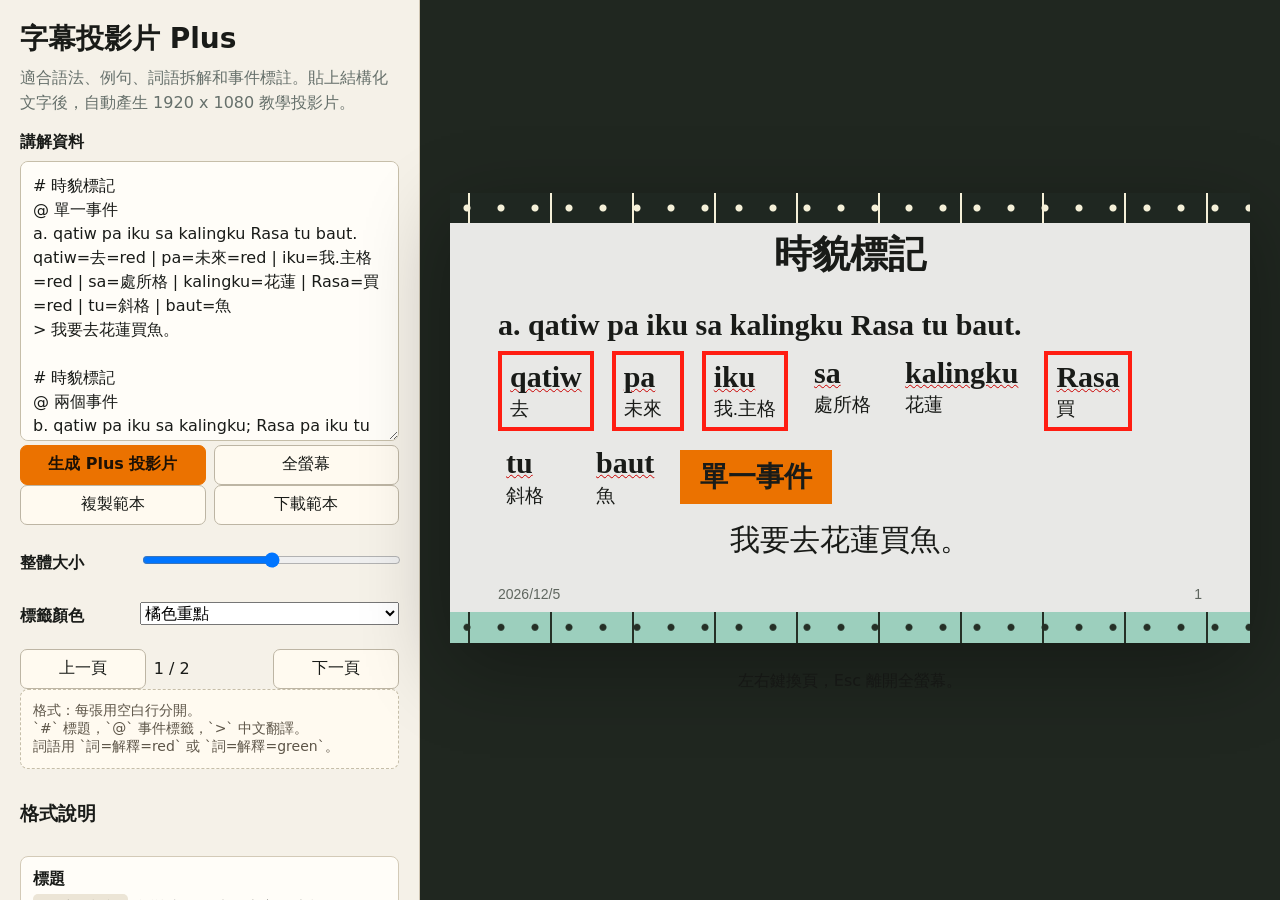
<file: codex-chrome-prompts/tools/subtitle-slides-plus/index.html>
<!doctype html>
<html lang="zh-Hant">
  <head>
    <meta charset="utf-8" />
    <meta name="viewport" content="width=device-width, initial-scale=1" />
    <title>字幕投影片 Plus</title>
    <style>
      :root {
        color-scheme: light;
        --ink: #191b18;
        --muted: #66706b;
        --panel: #f8f7f2;
        --line: #d8d2c3;
        --green: #7f9f3a;
        --red: #ff1d12;
        --orange: #eb7200;
        --dark: #1f2721;
        --mint: #9ccfbd;
      }

      * { box-sizing: border-box; }

      body {
        margin: 0;
        min-height: 100vh;
        color: var(--ink);
        background: #202720;
        font-family: "Noto Sans TC", "Microsoft JhengHei", system-ui, sans-serif;
      }

      button, textarea, input, select { font: inherit; }

      button {
        min-height: 40px;
        border: 1px solid #bdb5a4;
        border-radius: 7px;
        background: #fffaf0;
        color: var(--ink);
        cursor: pointer;
      }

      button.primary {
        background: var(--orange);
        border-color: var(--orange);
        color: #1d1105;
        font-weight: 800;
      }

      .app {
        display: grid;
        grid-template-columns: minmax(320px, 420px) minmax(0, 1fr);
        min-height: 100vh;
      }

      .panel {
        height: 100vh;
        overflow: auto;
        padding: 20px;
        background: #f5f1e8;
        border-right: 1px solid #cfc5b2;
      }

      h1 {
        margin: 0 0 8px;
        font-size: 28px;
      }

      .panel p {
        margin: 0 0 16px;
        color: var(--muted);
        line-height: 1.55;
      }

      label {
        display: block;
        margin: 14px 0 8px;
        font-weight: 800;
      }

      textarea {
        width: 100%;
        min-height: 280px;
        resize: vertical;
        border: 1px solid #c6bea9;
        border-radius: 8px;
        padding: 12px;
        background: #fffdf8;
        color: var(--ink);
        line-height: 1.5;
      }

      .row {
        display: flex;
        gap: 8px;
        align-items: center;
      }

      .row > * { flex: 1; }

      .grid {
        display: grid;
        grid-template-columns: 110px 1fr;
        gap: 10px;
        align-items: center;
        margin: 14px 0;
      }

      input[type="range"], select { width: 100%; }

      .hint {
        padding: 12px;
        border: 1px dashed #c6bea9;
        border-radius: 8px;
        background: #fffaf0;
        color: #5d5548;
        font-size: 14px;
      }

      .format-guide {
        display: grid;
        gap: 10px;
        margin: 14px 0;
      }

      .rule {
        padding: 10px 12px;
        border: 1px solid #d3cab7;
        border-radius: 8px;
        background: #fffdf8;
        line-height: 1.45;
      }

      .rule code {
        display: inline-block;
        padding: 2px 6px;
        border-radius: 5px;
        background: #ece5d6;
        font-family: ui-monospace, Consolas, monospace;
      }

      .rule strong {
        display: block;
        margin-bottom: 4px;
      }

      .workspace {
        display: grid;
        align-content: center;
        justify-items: center;
        gap: 12px;
        padding: 22px;
      }

      .stage {
        position: relative;
        width: min(calc(100vw - 480px), calc((100vh - 74px) * 16 / 9));
        min-width: 420px;
        aspect-ratio: 16 / 9;
        overflow: hidden;
        background: #e8e8e6;
        box-shadow: 0 24px 80px rgba(0, 0, 0, 0.32);
      }

      .stage::before,
      .stage::after {
        content: "";
        position: absolute;
        left: 0;
        width: 100%;
        height: 6.8%;
        background:
          radial-gradient(circle, #f5f0d8 0 3px, transparent 4px) 0 50% / 34px 100% repeat-x,
          linear-gradient(90deg, transparent 0 18px, #f5f0d8 18px 20px, transparent 20px 34px) 0 50% / 82px 100% repeat-x,
          var(--dark);
      }

      .stage::before { top: 0; }
      .stage::after {
        bottom: 0;
        background:
          radial-gradient(circle, #253026 0 3px, transparent 4px) 0 50% / 34px 100% repeat-x,
          linear-gradient(90deg, transparent 0 18px, #253026 18px 20px, transparent 20px 34px) 0 50% / 82px 100% repeat-x,
          var(--mint);
      }

      .slide {
        position: absolute;
        inset: 8% 6% 9%;
        display: grid;
        grid-template-rows: auto 1fr auto;
        gap: 10px;
        font-family: "Noto Serif TC", "PMingLiU", serif;
      }

      .title {
        text-align: center;
        font-size: 38px;
        letter-spacing: 0;
        font-weight: 700;
      }

      .content {
        display: grid;
        gap: 10px;
        align-content: center;
      }

      .example {
        display: grid;
        gap: 8px;
      }

      .sentence {
        font-size: 30px;
        line-height: 1.2;
        font-weight: 700;
      }

      .tokens {
        display: flex;
        flex-wrap: wrap;
        gap: 10px 18px;
        align-items: flex-start;
      }

      .token {
        min-width: 72px;
        padding: 5px 8px 7px;
        font-size: 30px;
        line-height: 1.15;
      }

      .token strong {
        display: block;
        text-decoration: underline wavy #c90000 1px;
      }

      .token span {
        display: block;
        margin-top: 4px;
        font-size: 19px;
        font-family: "Noto Sans TC", "Microsoft JhengHei", sans-serif;
      }

      .token.mark-red { border: 4px solid var(--red); }
      .token.mark-green { border: 4px solid #526b2c; }

      .translation {
        text-align: center;
        font-size: 30px;
        line-height: 1.25;
      }

      .badge {
        justify-self: end;
        align-self: center;
        padding: 8px 20px;
        min-width: 128px;
        text-align: center;
        font-family: "Noto Serif TC", "PMingLiU", serif;
        font-size: 28px;
        font-weight: 900;
        background: var(--orange);
      }

      .badge.green { background: var(--green); }

      .footer {
        display: flex;
        justify-content: space-between;
        color: #5f665f;
        font-size: 14px;
        font-family: "Noto Sans TC", sans-serif;
      }

      .presenting .panel,
      .presenting .caption {
        display: none;
      }

      .presenting .app { display: block; }
      .presenting .workspace {
        width: 100vw;
        height: 100vh;
        padding: 0;
        background: #000;
      }
      .presenting .stage {
        width: 100vw;
        height: 100vh;
        min-width: 0;
      }

      @media (max-width: 980px) {
        .app { grid-template-columns: 1fr; }
        .panel {
          height: auto;
          border-right: 0;
          border-bottom: 1px solid #cfc5b2;
        }
        .stage {
          width: min(100%, calc((100vh - 120px) * 16 / 9));
          min-width: 0;
        }
      }
    </style>
  </head>
  <body>
    <main class="app">
      <aside class="panel">
        <h1>字幕投影片 Plus</h1>
        <p>適合語法、例句、詞語拆解和事件標註。貼上結構化文字後，自動產生 1920 x 1080 教學投影片。</p>

        <label for="source">講解資料</label>
        <textarea id="source" spellcheck="false"></textarea>

        <div class="row">
          <button id="generate" class="primary">生成 Plus 投影片</button>
          <button id="present">全螢幕</button>
        </div>

        <div class="row">
          <button id="copyTemplate">複製範本</button>
          <button id="downloadTemplate">下載範本</button>
        </div>

        <div class="grid">
          <label for="scale">整體大小</label>
          <input id="scale" type="range" min="80" max="120" value="100" />
          <label for="theme">標籤顏色</label>
          <select id="theme">
            <option value="orange">橘色重點</option>
            <option value="green">綠色重點</option>
          </select>
        </div>

        <div class="row">
          <button id="prev">上一頁</button>
          <output id="page">1 / 1</output>
          <button id="next">下一頁</button>
        </div>

        <div class="hint">
          格式：每張用空白行分開。<br>
          `#` 標題，`@` 事件標籤，`>` 中文翻譯。<br>
          詞語用 `詞=解釋=red` 或 `詞=解釋=green`。
        </div>

        <section class="format-guide" aria-label="格式說明">
          <h3>格式說明</h3>
          <div class="rule">
            <strong>標題</strong>
            <code># 時貌標記</code> 會變成投影片最上方的大標題。
          </div>
          <div class="rule">
            <strong>事件標籤</strong>
            <code>@ 單一事件</code> 或 <code>@ 兩個事件</code> 會變成右側色塊標籤。
          </div>
          <div class="rule">
            <strong>紅框 / 綠框</strong>
            <code>qatiw=去=red</code> 會有紅框；<code>Rasa=買=green</code> 會有綠框；不寫顏色就不加框。
          </div>
          <div class="rule">
            <strong>中文翻譯</strong>
            <code>&gt; 我要去花蓮買魚。</code> 會放在投影片下方。
          </div>
          <div class="rule">
            <strong>新的一張投影片</strong>
            兩張投影片中間留一個空白行。
          </div>
        </section>
      </aside>

      <section class="workspace">
        <div id="stage" class="stage" aria-label="Plus 投影片預覽">
          <section id="slide" class="slide"></section>
        </div>
        <p class="caption">左右鍵換頁，Esc 離開全螢幕。</p>
      </section>
    </main>

    <script>
      const template = `# 時貌標記
@ 單一事件
a. qatiw pa iku sa kalingku Rasa tu baut.
qatiw=去=red | pa=未來=red | iku=我.主格=red | sa=處所格 | kalingku=花蓮 | Rasa=買=red | tu=斜格 | baut=魚
> 我要去花蓮買魚。

# 時貌標記
@ 兩個事件
b. qatiw pa iku sa kalingku; Rasa pa iku tu baut.
qatiw=去=green | pa=未來=green | iku=我.主格=green | sa=處所格 | kalingku=花蓮
Rasa=買=green | pa=未來=green | iku=我.主格=green | tu=斜格 | baut=魚
> 我要去花蓮；另外我要買魚。`;

      const sample = template;

      const state = { slides: [], current: 0 };
      const source = document.querySelector("#source");
      const slide = document.querySelector("#slide");
      const page = document.querySelector("#page");
      const scale = document.querySelector("#scale");
      const theme = document.querySelector("#theme");

      function parseSlides(text) {
        return text.trim().split(/\n\s*\n/).map(block => {
          const lines = block.split("\n").map(line => line.trim()).filter(Boolean);
          const parsed = { title: "語法講解", badge: "", sentence: "", translation: "", tokenLines: [] };
          lines.forEach(line => {
            if (line.startsWith("#")) parsed.title = line.replace(/^#+\s*/, "");
            else if (line.startsWith("@")) parsed.badge = line.replace(/^@\s*/, "");
            else if (line.startsWith(">")) parsed.translation = line.replace(/^>\s*/, "");
            else if (line.includes("=")) parsed.tokenLines.push(line);
            else parsed.sentence = line;
          });
          return parsed;
        });
      }

      function parseTokens(lines) {
        return lines.flatMap(line => line.split("|")).map(part => {
          const [word = "", note = "", mark = ""] = part.trim().split("=");
          return { word: word.trim(), note: note.trim(), mark: mark.trim() };
        }).filter(token => token.word);
      }

      function render() {
        const item = state.slides[state.current] || parseSlides(sample)[0];
        const tokens = parseTokens(item.tokenLines);
        const badgeClass = theme.value === "green" || item.badge.includes("兩") ? "green" : "";
        slide.style.transform = `scale(${Number(scale.value) / 100})`;
        slide.style.transformOrigin = "center";
        slide.innerHTML = `
          <div class="title" contenteditable="true">${escapeHtml(item.title)}</div>
          <div class="content">
            <div class="example">
              <div class="sentence" contenteditable="true">${escapeHtml(item.sentence)}</div>
              <div class="tokens">
                ${tokens.map(token => `
                  <div class="token ${token.mark === "red" ? "mark-red" : ""} ${token.mark === "green" ? "mark-green" : ""}" contenteditable="true">
                    <strong>${escapeHtml(token.word)}</strong>
                    <span>${escapeHtml(token.note)}</span>
                  </div>
                `).join("")}
                ${item.badge ? `<div class="badge ${badgeClass}" contenteditable="true">${escapeHtml(item.badge)}</div>` : ""}
              </div>
              <div class="translation" contenteditable="true">${escapeHtml(item.translation)}</div>
            </div>
          </div>
          <div class="footer"><span>${new Date().toLocaleDateString("zh-TW")}</span><span>${state.current + 1}</span></div>
        `;
        page.value = `${state.current + 1} / ${state.slides.length || 1}`;
      }

      function escapeHtml(value) {
        return value.replace(/[&<>"']/g, char => ({
          "&": "&amp;",
          "<": "&lt;",
          ">": "&gt;",
          '"': "&quot;",
          "'": "&#039;"
        }[char]));
      }

      function generate() {
        state.slides = parseSlides(source.value || sample);
        state.current = 0;
        localStorage.setItem("subtitleSlidesPlusSource", source.value);
        render();
      }

      function move(delta) {
        if (!state.slides.length) return;
        state.current = Math.max(0, Math.min(state.current + delta, state.slides.length - 1));
        render();
      }

      document.querySelector("#generate").addEventListener("click", generate);
      document.querySelector("#prev").addEventListener("click", () => move(-1));
      document.querySelector("#next").addEventListener("click", () => move(1));
      document.querySelector("#copyTemplate").addEventListener("click", async () => {
        await navigator.clipboard.writeText(template);
      });
      document.querySelector("#downloadTemplate").addEventListener("click", () => {
        const blob = new Blob([template], { type: "text/plain;charset=utf-8" });
        const url = URL.createObjectURL(blob);
        const link = document.createElement("a");
        link.href = url;
        link.download = "字幕投影片Plus範本.txt";
        link.click();
        URL.revokeObjectURL(url);
      });
      scale.addEventListener("input", render);
      theme.addEventListener("change", render);
      document.querySelector("#present").addEventListener("click", async () => {
        document.body.classList.add("presenting");
        await document.documentElement.requestFullscreen?.();
      });
      document.addEventListener("fullscreenchange", () => {
        if (!document.fullscreenElement) document.body.classList.remove("presenting");
      });
      document.addEventListener("keydown", event => {
        if (event.key === "ArrowLeft") move(-1);
        if (event.key === "ArrowRight") move(1);
      });

      source.value = localStorage.getItem("subtitleSlidesPlusSource") || sample;
      generate();
    </script>
  </body>
</html>
</file>
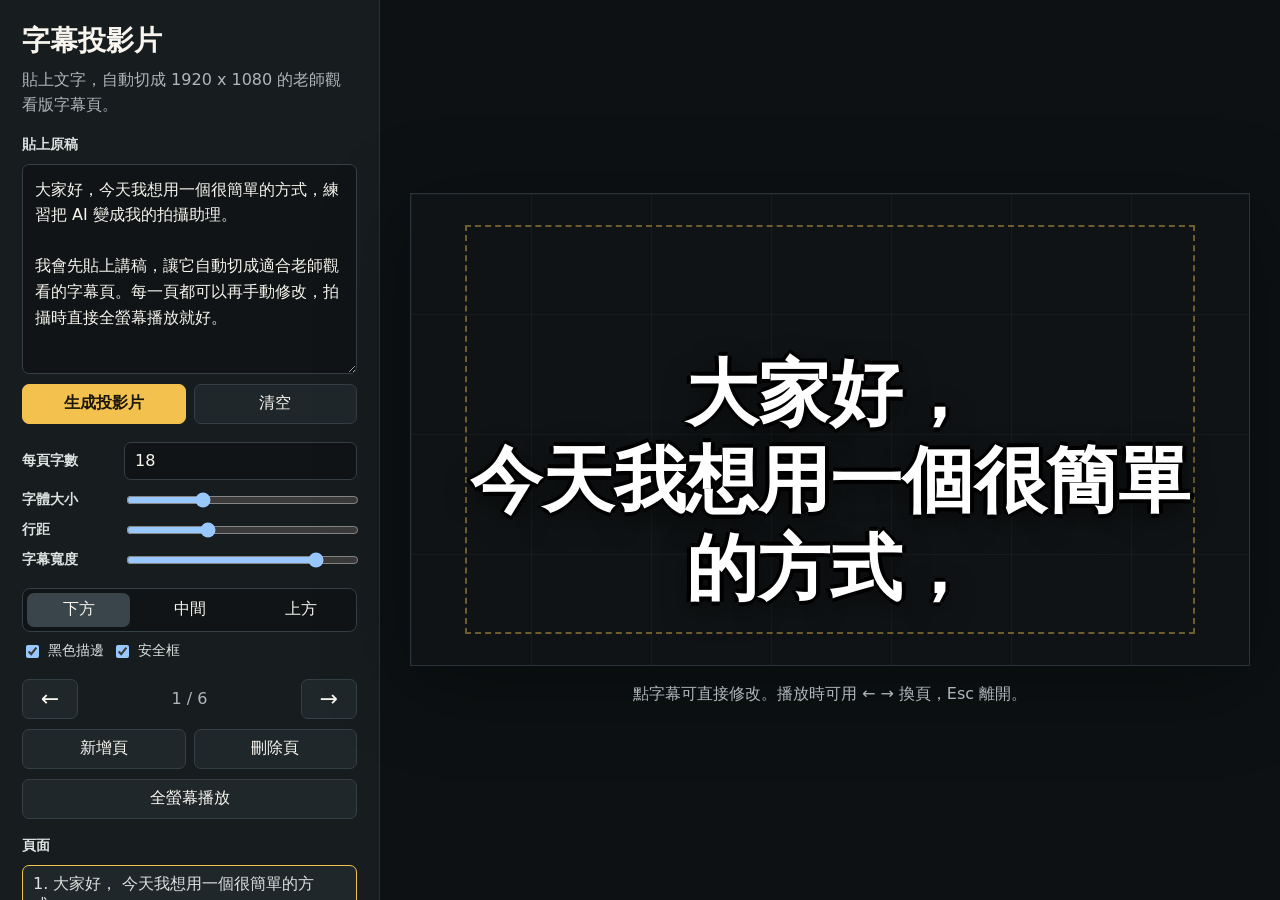
<file: codex-chrome-prompts/tools/subtitle-slides/index.html>
<!doctype html>
<html lang="zh-Hant">
  <head>
    <meta charset="utf-8" />
    <meta name="viewport" content="width=device-width, initial-scale=1" />
    <title>AI 練習字幕投影片</title>
    <link rel="stylesheet" href="styles.css" />
  </head>
  <body>
    <main class="app-shell">
      <aside class="control-panel" aria-label="字幕設定">
        <header class="panel-header">
          <h1>字幕投影片</h1>
          <p>貼上文字，自動切成 1920 x 1080 的老師觀看版字幕頁。</p>
        </header>

        <section class="tool-section">
          <label for="sourceText">貼上原稿</label>
          <textarea id="sourceText" spellcheck="false" placeholder="把逐字稿或講稿貼在這裡。支援中文標點、換行和空白分段。"></textarea>
          <div class="button-row">
            <button id="generateBtn" class="primary">生成投影片</button>
            <button id="clearBtn" title="清空">清空</button>
          </div>
        </section>

        <section class="tool-section compact-grid">
          <label for="maxChars">每頁字數</label>
          <input id="maxChars" type="number" min="12" max="90" value="18" />

          <label for="fontSize">字體大小</label>
          <input id="fontSize" type="range" min="44" max="132" value="72" />

          <label for="lineHeight">行距</label>
          <input id="lineHeight" type="range" min="105" max="155" value="122" />

          <label for="subtitleWidth">字幕寬度</label>
          <input id="subtitleWidth" type="range" min="55" max="92" value="86" />
        </section>

        <section class="tool-section">
          <div class="segmented" role="group" aria-label="字幕位置">
            <button class="position-option active" data-position="bottom">下方</button>
            <button class="position-option" data-position="middle">中間</button>
            <button class="position-option" data-position="top">上方</button>
          </div>
          <div class="toggle-row">
            <label><input id="shadowToggle" type="checkbox" checked /> 黑色描邊</label>
            <label><input id="safeToggle" type="checkbox" checked /> 安全框</label>
          </div>
        </section>

        <section class="tool-section">
          <div class="nav-row">
            <button id="prevBtn" title="上一頁">←</button>
            <output id="pageInfo">0 / 0</output>
            <button id="nextBtn" title="下一頁">→</button>
          </div>
          <div class="button-row">
            <button id="addSlideBtn">新增頁</button>
            <button id="deleteSlideBtn">刪除頁</button>
          </div>
          <button id="presentBtn" class="wide">全螢幕播放</button>
        </section>

        <section class="tool-section slide-list-wrap">
          <div class="list-title">頁面</div>
          <ol id="slideList" class="slide-list"></ol>
        </section>
      </aside>

      <section class="workspace" aria-label="字幕預覽">
        <div id="stageFrame" class="stage-frame">
          <div id="slideStage" class="slide-stage position-bottom">
            <div id="safeFrame" class="safe-frame"></div>
            <div id="subtitle" class="subtitle" contenteditable="true" spellcheck="false" aria-label="目前頁面字幕"></div>
          </div>
        </div>
        <p class="hint">點字幕可直接修改。播放時可用 ← → 換頁，Esc 離開。</p>
      </section>
    </main>

    <script src="script.js"></script>
  </body>
</html>
</file>
<file: codex-chrome-prompts/tools/subtitle-slides/styles.css>
:root {
  color-scheme: dark;
  --ink: #f7f5ee;
  --muted: #aeb6ba;
  --panel: #171c1f;
  --panel-soft: #20272b;
  --line: #344046;
  --accent: #f2c14e;
  --accent-ink: #1b1608;
  --stage: #101315;
}

* {
  box-sizing: border-box;
}

body {
  margin: 0;
  min-height: 100vh;
  background: #0d1113;
  color: var(--ink);
  font-family: "Noto Sans TC", "Microsoft JhengHei", system-ui, sans-serif;
}

button,
input,
textarea {
  font: inherit;
}

button {
  min-height: 40px;
  border: 1px solid var(--line);
  border-radius: 7px;
  background: var(--panel-soft);
  color: var(--ink);
  cursor: pointer;
}

button:hover {
  border-color: #69777e;
  background: #293238;
}

button.primary {
  border-color: var(--accent);
  background: var(--accent);
  color: var(--accent-ink);
  font-weight: 800;
}

button.wide {
  width: 100%;
}

.app-shell {
  display: grid;
  grid-template-columns: minmax(300px, 380px) minmax(0, 1fr);
  min-height: 100vh;
}

.control-panel {
  display: flex;
  flex-direction: column;
  gap: 18px;
  height: 100vh;
  overflow: auto;
  padding: 22px;
  background: var(--panel);
  border-right: 1px solid #283137;
}

.panel-header h1 {
  margin: 0 0 8px;
  font-size: 28px;
}

.panel-header p,
.hint {
  margin: 0;
  color: var(--muted);
  line-height: 1.55;
}

.tool-section {
  display: grid;
  gap: 10px;
}

.tool-section label,
.list-title {
  color: #dce1df;
  font-size: 14px;
  font-weight: 700;
}

textarea {
  width: 100%;
  min-height: 210px;
  resize: vertical;
  border: 1px solid var(--line);
  border-radius: 7px;
  padding: 12px;
  background: #101416;
  color: var(--ink);
  line-height: 1.6;
}

input[type="number"] {
  width: 100%;
  height: 38px;
  border: 1px solid var(--line);
  border-radius: 7px;
  padding: 0 10px;
  background: #101416;
  color: var(--ink);
}

input[type="range"] {
  width: 100%;
}

.button-row,
.nav-row,
.toggle-row,
.segmented {
  display: flex;
  gap: 8px;
}

.button-row > button,
.segmented > button {
  flex: 1;
}

.nav-row {
  align-items: center;
}

.nav-row button {
  width: 56px;
  font-size: 22px;
}

.nav-row output {
  flex: 1;
  text-align: center;
  color: var(--muted);
}

.toggle-row {
  flex-wrap: wrap;
  color: var(--muted);
}

.toggle-row label {
  display: flex;
  align-items: center;
  gap: 6px;
  font-weight: 500;
}

.segmented {
  padding: 4px;
  border: 1px solid var(--line);
  border-radius: 8px;
  background: #101416;
}

.segmented button {
  min-height: 34px;
  border: 0;
  background: transparent;
}

.segmented button.active {
  background: #39454b;
}

.compact-grid {
  grid-template-columns: 92px minmax(0, 1fr);
  align-items: center;
}

.slide-list-wrap {
  min-height: 120px;
}

.slide-list {
  display: grid;
  gap: 8px;
  max-height: 220px;
  margin: 0;
  padding: 0;
  overflow: auto;
  list-style: none;
}

.slide-list button {
  width: 100%;
  min-height: 48px;
  padding: 8px 10px;
  text-align: left;
  color: #dce1df;
}

.slide-list button.active {
  border-color: var(--accent);
}

.workspace {
  display: grid;
  align-content: center;
  justify-items: center;
  gap: 16px;
  min-width: 0;
  padding: 26px;
}

.stage-frame {
  width: min(calc(100vw - 440px), calc((100vh - 108px) * 16 / 9));
  min-width: 360px;
  aspect-ratio: 16 / 9;
  border: 1px solid #2b3338;
  background: #070808;
  box-shadow: 0 18px 80px rgba(0, 0, 0, 0.35);
}

.slide-stage {
  position: relative;
  width: 100%;
  height: 100%;
  overflow: hidden;
  background:
    linear-gradient(rgba(255, 255, 255, 0.035) 1px, transparent 1px),
    linear-gradient(90deg, rgba(255, 255, 255, 0.035) 1px, transparent 1px),
    var(--stage);
  background-size: 120px 120px;
}

.safe-frame {
  position: absolute;
  inset: 6.5%;
  border: 2px dashed rgba(242, 193, 78, 0.42);
  pointer-events: none;
}

.slide-stage.hide-safe .safe-frame {
  display: none;
}

.subtitle {
  position: absolute;
  left: 50%;
  width: 86%;
  transform: translateX(-50%);
  color: white;
  text-align: center;
  font-size: 72px;
  line-height: 1.22;
  font-weight: 850;
  letter-spacing: 0;
  outline: 0;
  white-space: pre-wrap;
  overflow-wrap: anywhere;
}

.subtitle.with-shadow {
  text-shadow:
    0 4px 0 #000,
    4px 0 0 #000,
    -4px 0 0 #000,
    0 -4px 0 #000,
    0 9px 28px rgba(0, 0, 0, 0.72);
}

.position-bottom .subtitle {
  bottom: 11%;
}

.position-middle .subtitle {
  top: 50%;
  transform: translate(-50%, -50%);
}

.position-top .subtitle {
  top: 12%;
}

.presenting .app-shell {
  display: block;
}

.presenting .control-panel,
.presenting .hint {
  display: none;
}

.presenting .workspace {
  width: 100vw;
  height: 100vh;
  padding: 0;
  background: #000;
}

.presenting .stage-frame {
  width: 100vw;
  height: 100vh;
  min-width: 0;
  border: 0;
}

@media (max-width: 980px) {
  .app-shell {
    grid-template-columns: 1fr;
  }

  .control-panel {
    height: auto;
    border-right: 0;
    border-bottom: 1px solid #283137;
  }

  .stage-frame {
    width: min(100%, calc((100vh - 120px) * 16 / 9));
    min-width: 0;
  }
}
</file>
